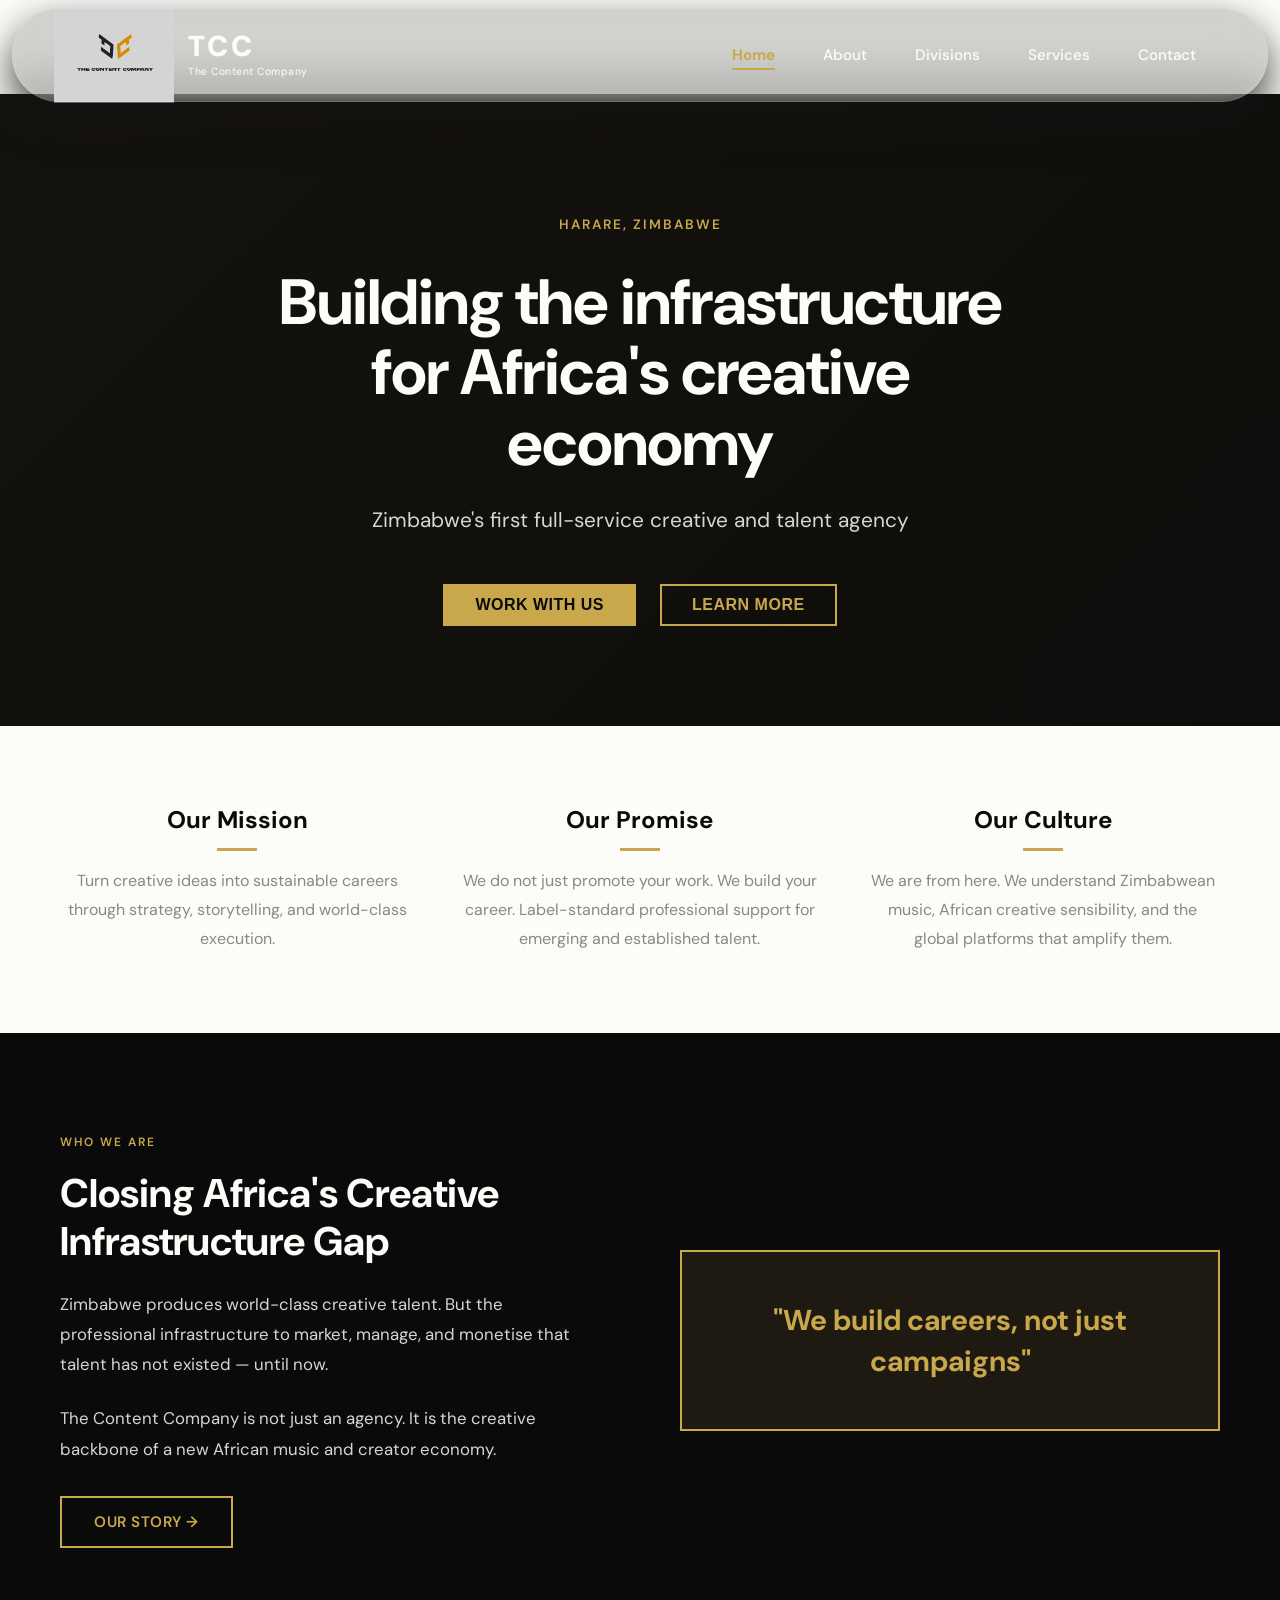
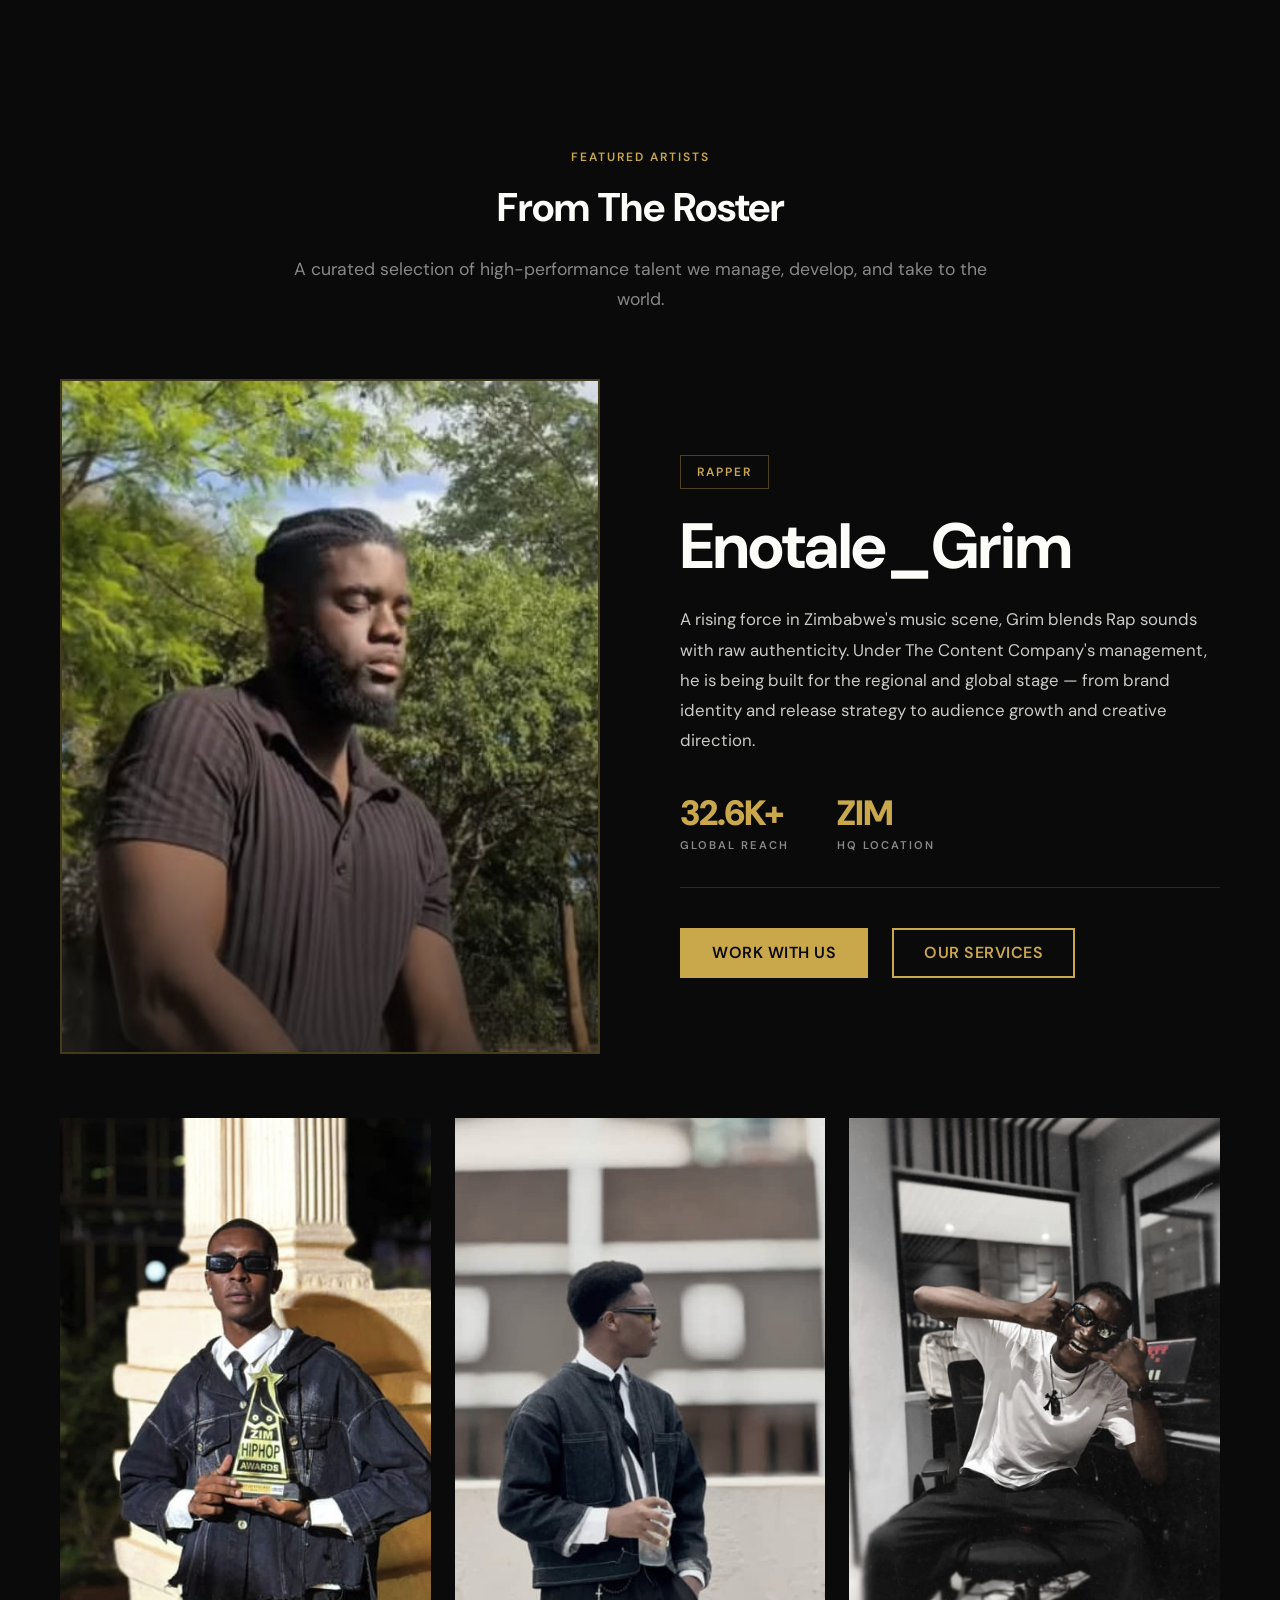
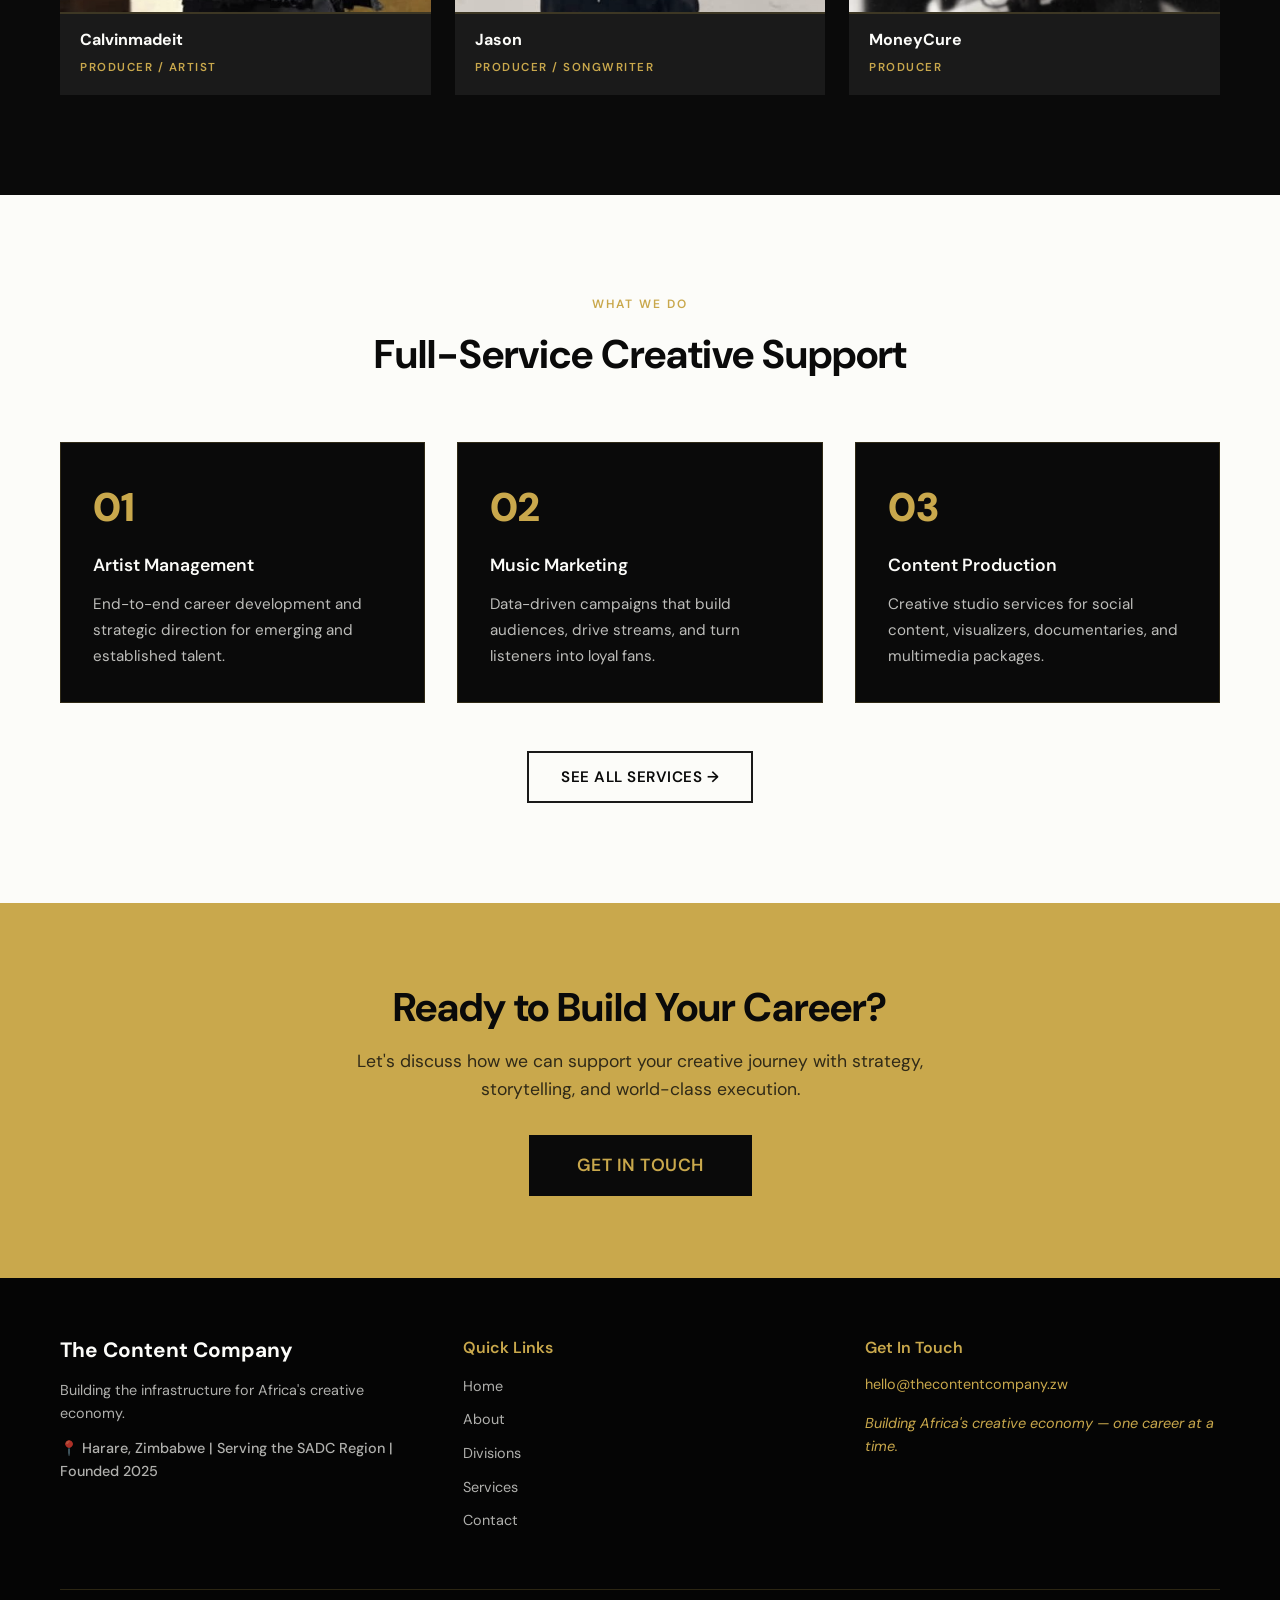
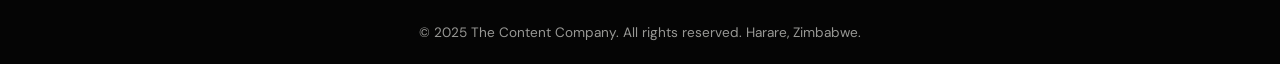
<file: index.html>
<!DOCTYPE html>
<html lang="en">
<head>
    <meta charset="UTF-8">
    <meta name="viewport" content="width=device-width, initial-scale=1.0">
    <meta name="description" content="Building the infrastructure for Africa's creative economy. Artist management, music marketing, creative direction, and music curation for the SADC region.">
    <title>The Content Company | Zimbabwe's Creative Agency</title>
    <link rel="stylesheet" href="styles.css">
    <link rel="preconnect" href="https://fonts.googleapis.com">
    <link rel="preconnect" href="https://fonts.gstatic.com" crossorigin>
    <link rel="stylesheet" href="https://cdnjs.cloudflare.com/ajax/libs/font-awesome/6.5.0/css/all.min.css">
    <link href="https://fonts.googleapis.com/css2?family=DM+Sans:wght@400;500;700&family=Playfair+Display:wght@700;900&display=swap" rel="stylesheet">
</head>
<body>
    <!-- Navigation -->
    <nav class="navbar">
        <div class="container">
            <div class="nav-wrapper">
                <div class="logo">
                    <div class="logo-icon">
                        <img src="LOGOS/Screenshot 2026-04-03 092621.png" alt="TCC Logo" class="nav-logo-svg">
                    </div>
                    <div>
                        <h1>TCC</h1>
                        <p class="tagline-mini">The Content Company</p>
                    </div>
                </div>
                <ul class="nav-links">
                    <li><a href="index.html" class="active">Home</a></li>
                    <li><a href="about.html">About</a></li>
                    <li><a href="divisions.html">Divisions</a></li>
                    <li><a href="services.html">Services</a></li>
                    <li><a href="contact.html">Contact</a></li>
                </ul>
                <div class="hamburger">
                    <span></span>
                    <span></span>
                    <span></span>
                </div>
            </div>
        </div>
    </nav>

    <!-- Hero Section -->
    <section id="home" class="hero">
        <div class="hero-overlay"></div>
        <div class="hero-content">
            <div class="hero-eyebrow">HARARE, ZIMBABWE</div>
            <h1>Building the infrastructure<br>for Africa's creative economy</h1>
            <p class="hero-subtitle">Zimbabwe's first full-service creative and talent agency</p>
            <div class="hero-ctas">
                <button class="btn-primary" onclick="window.location.href='contact.html'">Work With Us</button>
                <button class="btn-secondary" onclick="window.location.href='about.html'">Learn More</button>
            </div>
        </div>
    </section>

    <!-- Mission Section -->
    <section class="mission">
        <div class="container">
            <div class="mission-grid">
                <div class="mission-item">
                    <h3>Our Mission</h3>
                    <p>Turn creative ideas into sustainable careers through strategy, storytelling, and world-class execution.</p>
                </div>
                <div class="mission-item">
                    <h3>Our Promise</h3>
                    <p>We do not just promote your work. We build your career. Label-standard professional support for emerging and established talent.</p>
                </div>
                <div class="mission-item">
                    <h3>Our Culture</h3>
                    <p>We are from here. We understand Zimbabwean music, African creative sensibility, and the global platforms that amplify them.</p>
                </div>
            </div>
        </div>
    </section>

    <!-- About Teaser -->
    <section class="about-teaser">
        <div class="container">
            <div class="about-teaser-content">
                <div class="about-teaser-text">
                    <div class="section-label">WHO WE ARE</div>
                    <h2>Closing Africa's Creative Infrastructure Gap</h2>
                    <p>Zimbabwe produces world-class creative talent. But the professional infrastructure to market, manage, and monetise that talent has not existed — until now.</p>
                    <p>The Content Company is not just an agency. It is the creative backbone of a new African music and creator economy.</p>
                    <a href="about.html" class="btn-outline-gold">Our Story →</a>
                </div>
                <div class="about-visual">
                    <div class="accent-box accent-gold">
                        <p class="accent-text">"We build careers, not just campaigns"</p>
                    </div>
                </div>
            </div>
        </div>
    </section>

    <!-- Artist Spotlight — Roster -->
    <section class="artist-spotlight">
        <div class="container">
            <div class="section-header spotlight-header">
                <div class="section-label">FEATURED ARTISTS</div>
                <h2>From The Roster</h2>
                <p>A curated selection of high-performance talent we manage, develop, and take to the world.</p>
            </div>

            <!-- Featured Artist — Saiiren (large) -->
            <div class="spotlight-card">
                <div class="spotlight-image-wrap">
                    <img src="grim pic.jpeg" alt="Grim" class="spotlight-img">
                    <div class="spotlight-img-overlay"></div>
                </div>
                <div class="spotlight-info">
                    <div class="spotlight-tag">Rapper</div>
                    <h2 class="spotlight-name">Enotale_Grim</h2>
                    <p class="spotlight-bio">A rising force in Zimbabwe's music scene, Grim blends Rap sounds with raw authenticity. Under The Content Company's management, he is being built for the regional and global stage — from brand identity and release strategy to audience growth and creative direction.</p>
                    <div class="spotlight-stats">
                        <div class="stat">
                            <span class="stat-num">32.6K+</span>
                            <span class="stat-label">Global Reach</span>
                        </div>
                        <div class="stat">
                            <span class="stat-num">ZIM</span>
                            <span class="stat-label">HQ Location</span>
                        </div>
                    </div>
                    <div class="spotlight-ctas">
                        <a href="contact.html" class="btn-primary">Work With Us</a>
                        <a href="services.html" class="btn-secondary">Our Services</a>
                    </div>
                </div>
            </div>

            <!-- Roster Grid — 4 more artists -->
            <div class="roster-grid">
                <div class="roster-card">
                    <div class="roster-img-wrap">
                        <img src="calvin.jpeg" alt="Artist 2" class="roster-img">
                        <div class="roster-overlay">
                            <a href="contact.html" class="roster-cta-btn">Get In Touch</a>
                        </div>
                    </div>
                    <div class="roster-info">
                        <h4 class="roster-name">Calvinmadeit</h4>
                        <span class="roster-genre">Producer / Artist</span>
                    </div>
                </div>

               <div class="roster-card">
    <div class="roster-img-wrap">
        <img src="jason.jpeg" alt="Artist 3" class="roster-img">
        <div class="roster-overlay">
            <a href="contact.html" class="roster-cta-btn">Get In Touch</a>
        </div>
    </div>

    <div class="roster-info">
        <h4 class="roster-name">Jason</h4>
        <span class="roster-genre">Producer / Songwriter</span>
    </div>
</div>
                <div class="roster-card">
                    <div class="roster-img-wrap">
                        <img src="moneycure.jpeg" alt="Artist 4" class="roster-img">
                        <div class="roster-overlay">
                            <a href="contact.html" class="roster-cta-btn">Get In Touch</a>
                        </div>
                    </div>
                    <div class="roster-info">
                        <h4 class="roster-name">MoneyCure</h4>
                        <span class="roster-genre">Producer</span>
                        </div>
                    </div>
                </div>
            </div>
        </div>
    </section>

    <!-- Services Teaser -->
    <section class="services-teaser">
        <div class="container">
            <div class="section-header">
                <div class="section-label">WHAT WE DO</div>
                <h2>Full-Service Creative Support</h2>
            </div>
            <div class="services-teaser-grid">
                <div class="service-teaser-item">
                    <div class="service-number">01</div>
                    <h4>Artist Management</h4>
                    <p>End-to-end career development and strategic direction for emerging and established talent.</p>
                </div>
                <div class="service-teaser-item">
                    <div class="service-number">02</div>
                    <h4>Music Marketing</h4>
                    <p>Data-driven campaigns that build audiences, drive streams, and turn listeners into loyal fans.</p>
                </div>
                <div class="service-teaser-item">
                    <div class="service-number">03</div>
                    <h4>Content Production</h4>
                    <p>Creative studio services for social content, visualizers, documentaries, and multimedia packages.</p>
                </div>
            </div>
            <div class="section-cta-center">
                <a href="services.html" class="btn-outline-light">See All Services →</a>
            </div>
        </div>
    </section>


    <!-- CTA Section -->
    <section class="cta-section">
        <div class="container">
            <h2>Ready to Build Your Career?</h2>
            <p>Let's discuss how we can support your creative journey with strategy, storytelling, and world-class execution.</p>
            <a href="contact.html" class="btn-primary-large" style="display:inline-block;">Get In Touch</a>
        </div>
    </section>

    <!-- Footer -->
    <footer class="footer">
        <div class="container">
            <div class="footer-content">
                <div class="footer-brand">
                    <h3>The Content Company</h3>
                    <p>Building the infrastructure for Africa's creative economy.</p>
                    <p class="footer-location">📍 Harare, Zimbabwe | Serving the SADC Region | Founded 2025</p>
                </div>
                <div class="footer-links">
                    <h4>Quick Links</h4>
                    <ul>
                        <li><a href="index.html">Home</a></li>
                        <li><a href="about.html">About</a></li>
                        <li><a href="divisions.html">Divisions</a></li>
                        <li><a href="services.html">Services</a></li>
                        <li><a href="contact.html">Contact</a></li>
                    </ul>
                </div>
                <div class="footer-info">
                    <h4>Get In Touch</h4>
                    <p><a href="mailto:hello@thecontentcompany.zw">hello@thecontentcompany.zw</a></p>
                    <p class="footer-disclaimer">Building Africa's creative economy — one career at a time.</p>
                </div>
            </div>
            <div class="footer-bottom">
                <p>© 2025 The Content Company. All rights reserved. Harare, Zimbabwe.</p>
            </div>
        </div>
    </footer>

    <script src="script.js"></script>
</body>
</html>
</file>
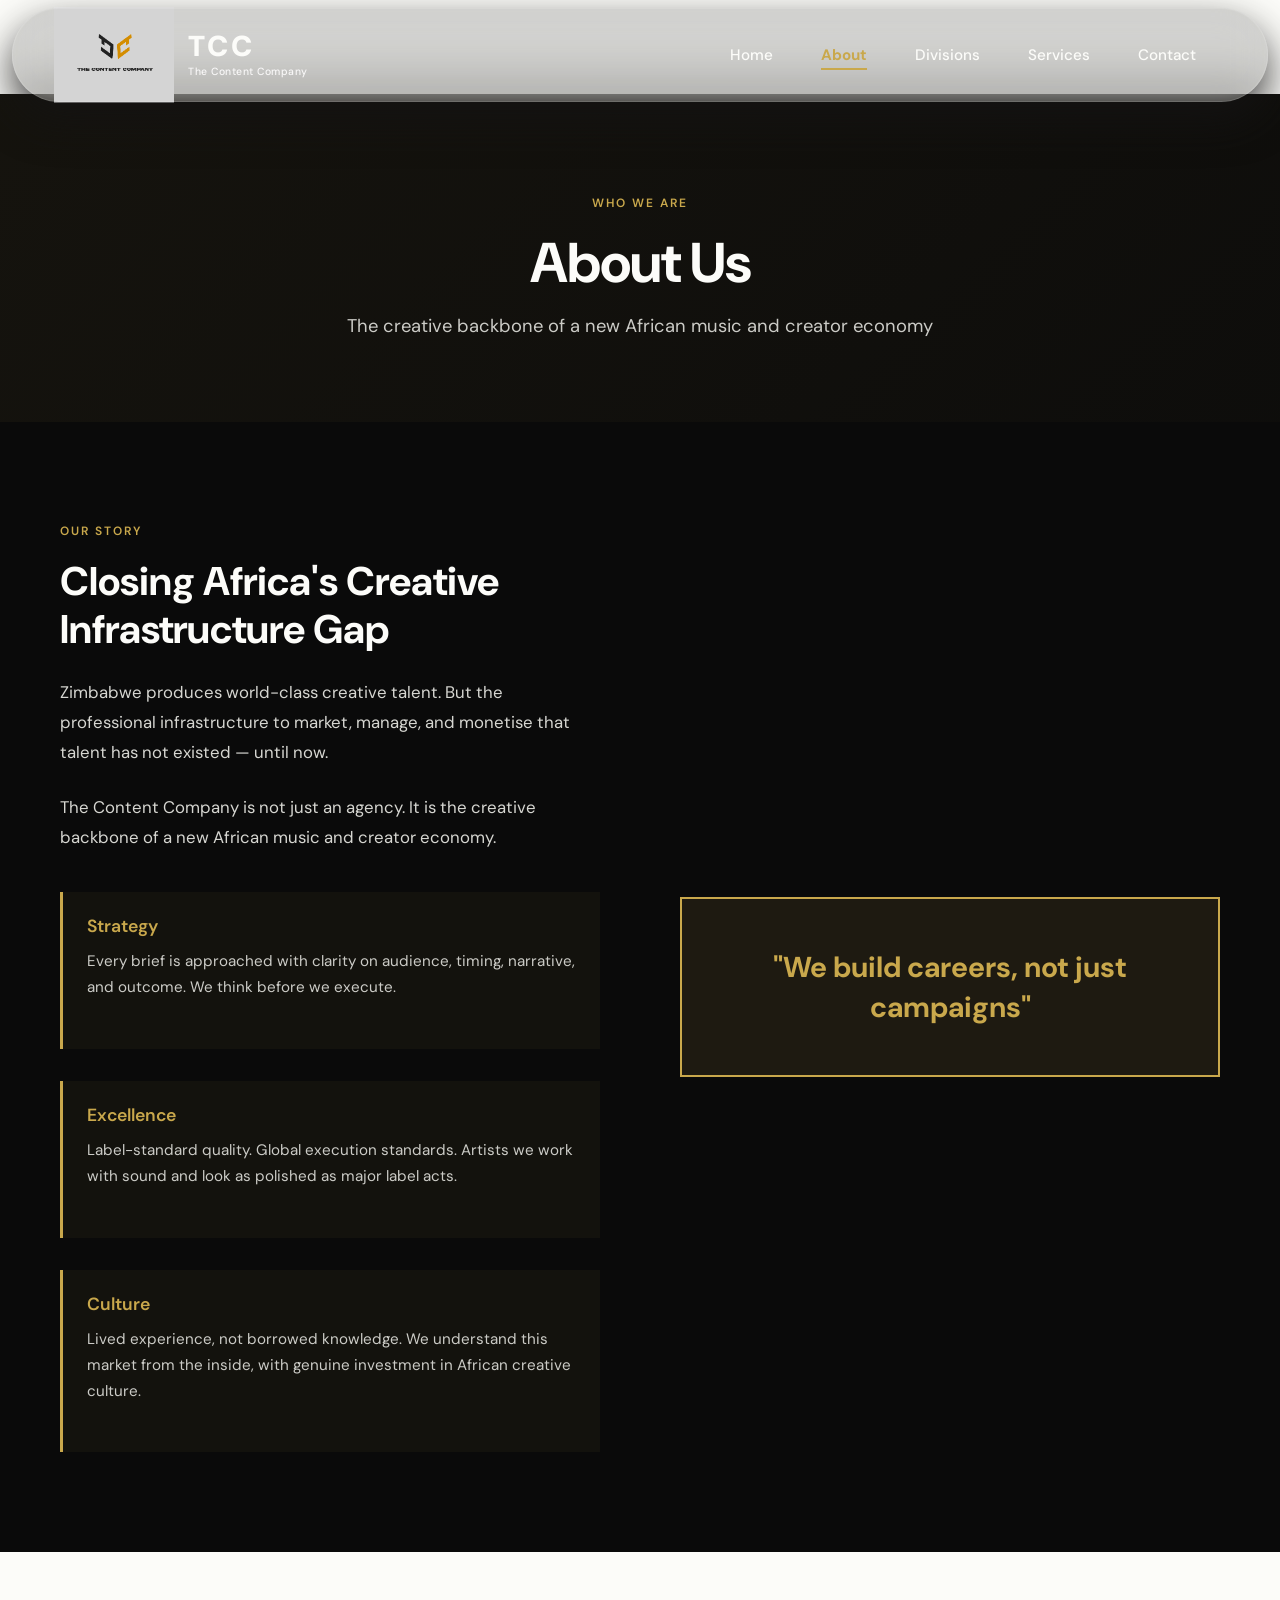
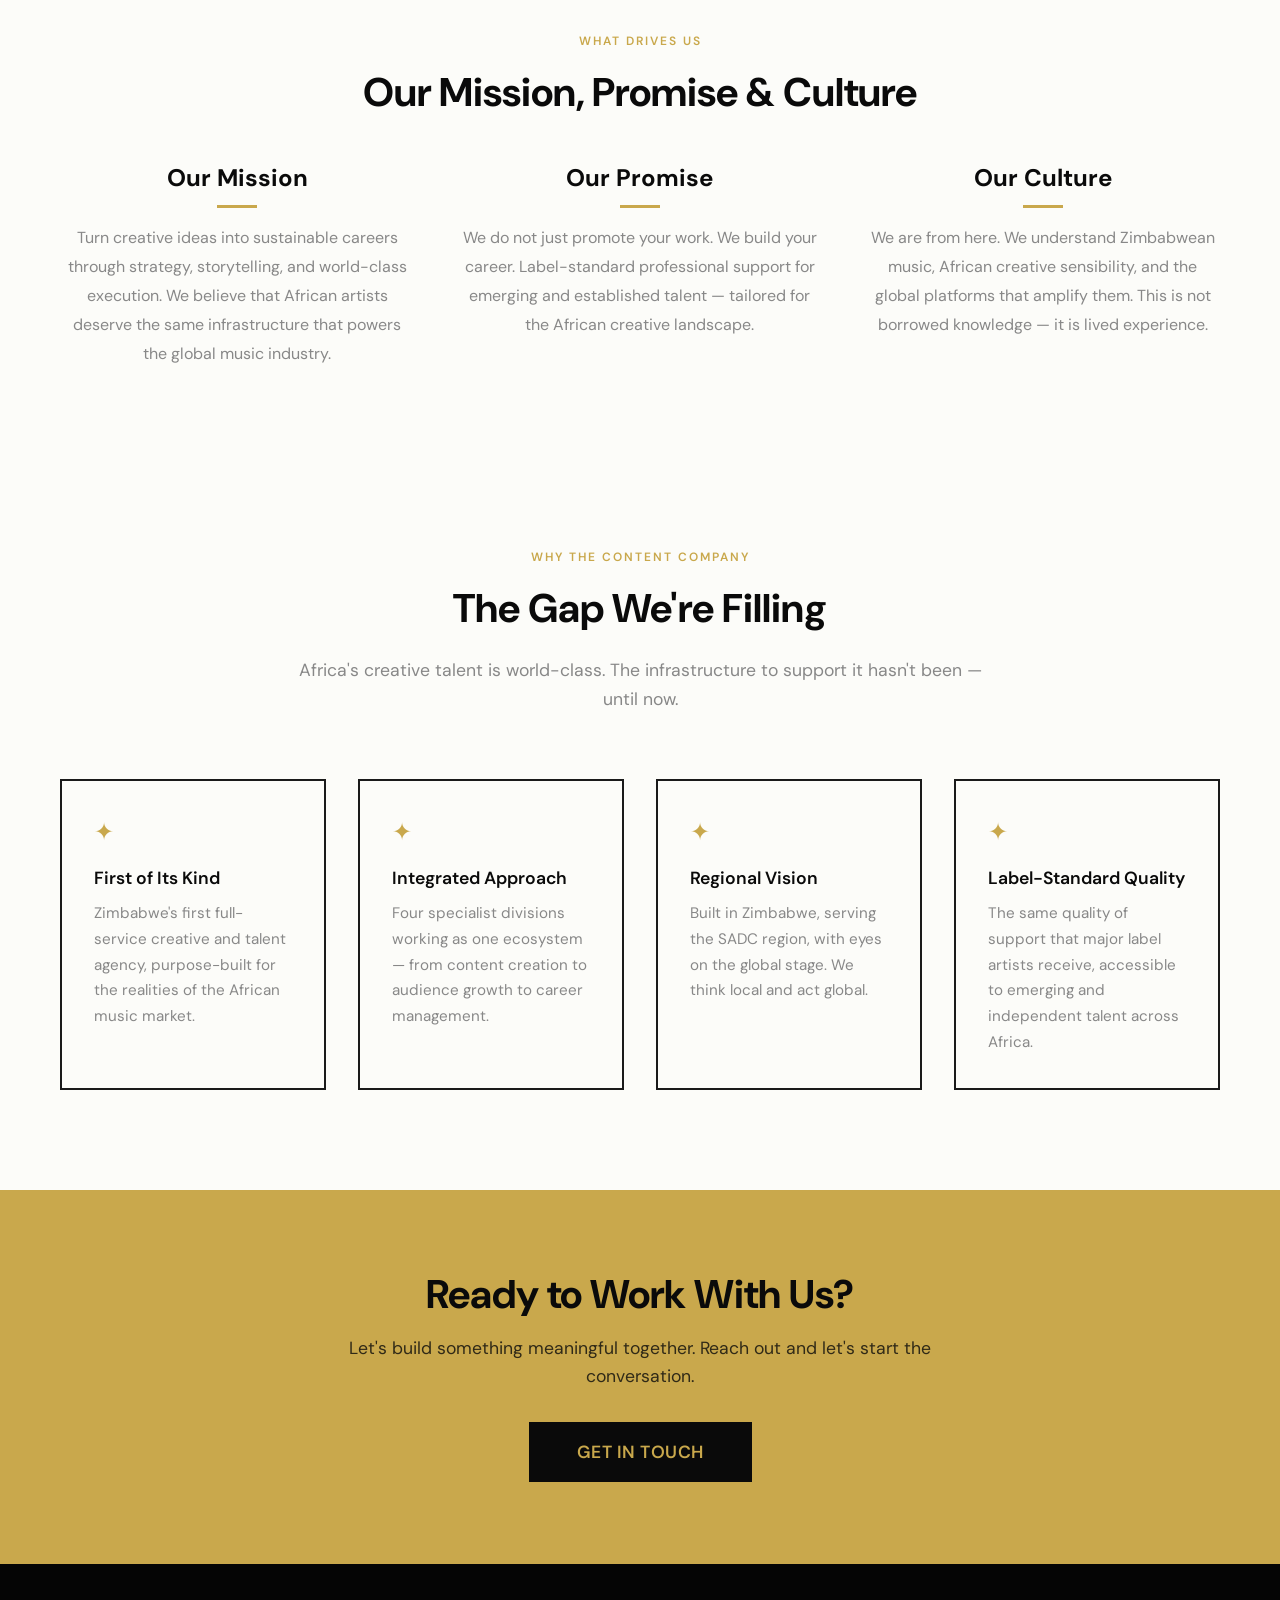
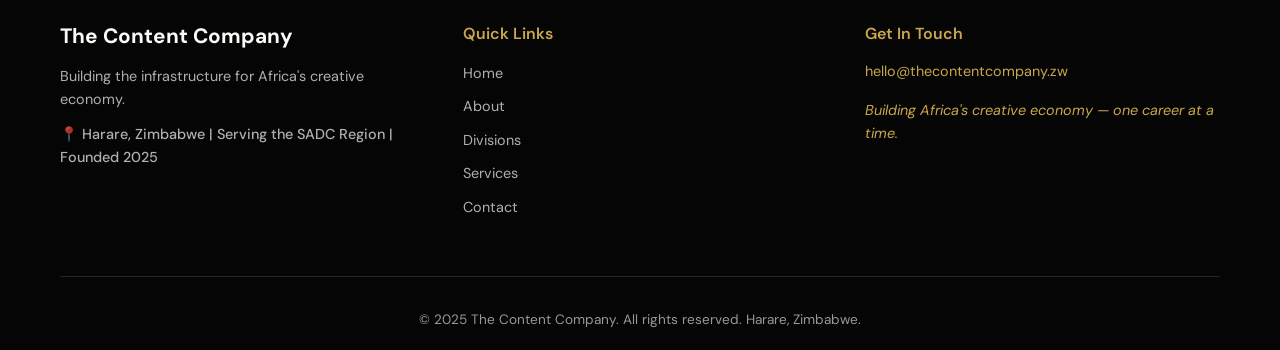
<file: about.html>
<!DOCTYPE html>
<html lang="en">
<head>
    <meta charset="UTF-8">
    <meta name="viewport" content="width=device-width, initial-scale=1.0">
    <meta name="description" content="About The Content Company — closing Africa's creative infrastructure gap from Harare, Zimbabwe.">
    <title>About | The Content Company</title>
    <link rel="stylesheet" href="styles.css">
    <link rel="preconnect" href="https://fonts.googleapis.com">
    <link rel="preconnect" href="https://fonts.gstatic.com" crossorigin>
    <link href="https://fonts.googleapis.com/css2?family=DM+Sans:wght@400;500;700&family=Playfair+Display:wght@700;900&display=swap" rel="stylesheet">
</head>
<body>
    <!-- Navigation -->
    <nav class="navbar">
        <div class="container">
            <div class="nav-wrapper">
                <div class="logo">
                    <div class="logo-icon">
                        <img src="LOGOS/Screenshot 2026-04-03 092621.png" alt="TCC Logo" class="nav-logo-svg">
                    </div>
                    <div>
                        <h1>TCC</h1>
                        <p class="tagline-mini">The Content Company</p>
                    </div>
                </div>
                <ul class="nav-links">
                    <li><a href="index.html">Home</a></li>
                    <li><a href="about.html" class="active">About</a></li>
                    <li><a href="divisions.html">Divisions</a></li>
                    <li><a href="services.html">Services</a></li>
                    <li><a href="index.html#contact">Contact</a></li>
                </ul>
                <div class="hamburger">
                    <span></span>
                    <span></span>
                    <span></span>
                </div>
            </div>
        </div>
    </nav>

    <!-- Page Hero -->
    <section class="page-hero">
        <div class="page-hero-content">
            <div class="section-label">WHO WE ARE</div>
            <h1>About Us</h1>
            <p>The creative backbone of a new African music and creator economy</p>
        </div>
    </section>

    <!-- About Full Section -->
    <section class="about">
        <div class="container">
            <div class="about-content">
                <div class="about-text">
                    <div class="section-label">OUR STORY</div>
                    <h2>Closing Africa's Creative Infrastructure Gap</h2>
                    <p>Zimbabwe produces world-class creative talent. But the professional infrastructure to market, manage, and monetise that talent has not existed — until now.</p>
                    <p>The Content Company is not just an agency. It is the creative backbone of a new African music and creator economy.</p>
                    
                    <div class="brand-pillars">
                        <div class="pillar">
                            <h4>Strategy</h4>
                            <p>Every brief is approached with clarity on audience, timing, narrative, and outcome. We think before we execute.</p>
                        </div>
                        <div class="pillar">
                            <h4>Excellence</h4>
                            <p>Label-standard quality. Global execution standards. Artists we work with sound and look as polished as major label acts.</p>
                        </div>
                        <div class="pillar">
                            <h4>Culture</h4>
                            <p>Lived experience, not borrowed knowledge. We understand this market from the inside, with genuine investment in African creative culture.</p>
                        </div>
                    </div>
                </div>
                <div class="about-visual">
                    <div class="accent-box accent-gold">
                        <p class="accent-text">"We build careers, not just campaigns"</p>
                    </div>
                </div>
            </div>
        </div>
    </section>

    <!-- Mission / Values Deep-Dive -->
    <section class="mission">
        <div class="container">
            <div class="section-header" style="text-align:center; margin-bottom: 3rem;">
                <div class="section-label">WHAT DRIVES US</div>
                <h2>Our Mission, Promise & Culture</h2>
            </div>
            <div class="mission-grid">
                <div class="mission-item">
                    <h3>Our Mission</h3>
                    <p>Turn creative ideas into sustainable careers through strategy, storytelling, and world-class execution. We believe that African artists deserve the same infrastructure that powers the global music industry.</p>
                </div>
                <div class="mission-item">
                    <h3>Our Promise</h3>
                    <p>We do not just promote your work. We build your career. Label-standard professional support for emerging and established talent — tailored for the African creative landscape.</p>
                </div>
                <div class="mission-item">
                    <h3>Our Culture</h3>
                    <p>We are from here. We understand Zimbabwean music, African creative sensibility, and the global platforms that amplify them. This is not borrowed knowledge — it is lived experience.</p>
                </div>
            </div>
        </div>
    </section>

    <!-- Why TCC -->
    <section class="why-tcc">
        <div class="container">
            <div class="section-header">
                <div class="section-label">WHY THE CONTENT COMPANY</div>
                <h2>The Gap We're Filling</h2>
                <p>Africa's creative talent is world-class. The infrastructure to support it hasn't been — until now.</p>
            </div>
            <div class="why-grid">
                <div class="why-item">
                    <div class="why-icon">✦</div>
                    <h4>First of Its Kind</h4>
                    <p>Zimbabwe's first full-service creative and talent agency, purpose-built for the realities of the African music market.</p>
                </div>
                <div class="why-item">
                    <div class="why-icon">✦</div>
                    <h4>Integrated Approach</h4>
                    <p>Four specialist divisions working as one ecosystem — from content creation to audience growth to career management.</p>
                </div>
                <div class="why-item">
                    <div class="why-icon">✦</div>
                    <h4>Regional Vision</h4>
                    <p>Built in Zimbabwe, serving the SADC region, with eyes on the global stage. We think local and act global.</p>
                </div>
                <div class="why-item">
                    <div class="why-icon">✦</div>
                    <h4>Label-Standard Quality</h4>
                    <p>The same quality of support that major label artists receive, accessible to emerging and independent talent across Africa.</p>
                </div>
            </div>
        </div>
    </section>

    <!-- CTA -->
    <section class="cta-section">
        <div class="container">
            <h2>Ready to Work With Us?</h2>
            <p>Let's build something meaningful together. Reach out and let's start the conversation.</p>
            <a href="index.html#contact" class="btn-primary-large" style="display:inline-block; text-decoration:none;">Get In Touch</a>
        </div>
    </section>

    <!-- Footer -->
    <footer class="footer">
        <div class="container">
            <div class="footer-content">
                <div class="footer-brand">
                    <h3>The Content Company</h3>
                    <p>Building the infrastructure for Africa's creative economy.</p>
                    <p class="footer-location">📍 Harare, Zimbabwe | Serving the SADC Region | Founded 2025</p>
                </div>
                <div class="footer-links">
                    <h4>Quick Links</h4>
                    <ul>
                        <li><a href="index.html">Home</a></li>
                        <li><a href="about.html">About</a></li>
                        <li><a href="divisions.html">Divisions</a></li>
                        <li><a href="services.html">Services</a></li>
                        <li><a href="index.html#contact">Contact</a></li>
                    </ul>
                </div>
                <div class="footer-info">
                    <h4>Get In Touch</h4>
                    <p><a href="mailto:hello@thecontentcompany.zw">hello@thecontentcompany.zw</a></p>
                    <p class="footer-disclaimer">Building Africa's creative economy — one career at a time.</p>
                </div>
            </div>
            <div class="footer-bottom">
                <p>© 2025 The Content Company. All rights reserved. Harare, Zimbabwe.</p>
            </div>
        </div>
    </footer>

    <script src="script.js"></script>
</body>
</html>
</file>
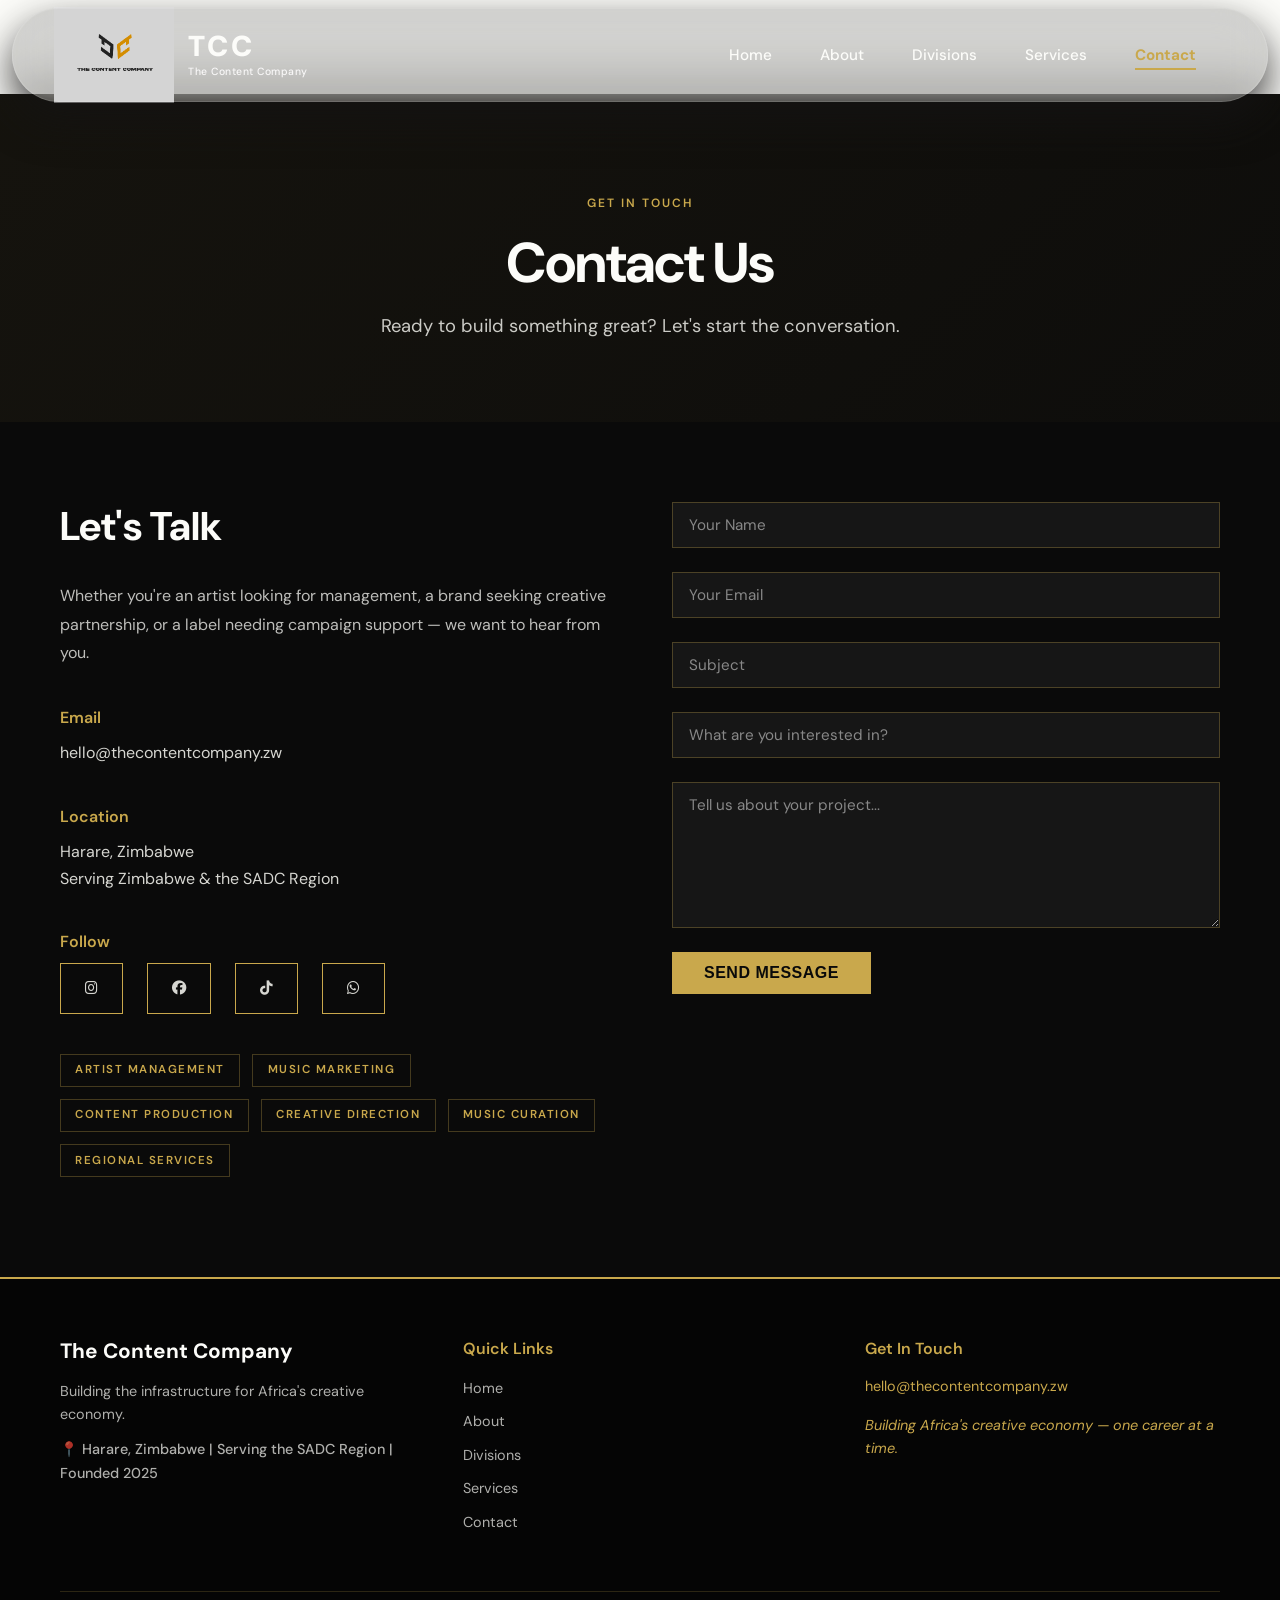
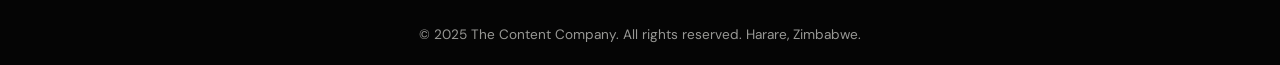
<file: contact.html>
<!DOCTYPE html>
<html lang="en">
<head>
    <meta charset="UTF-8">
    <meta name="viewport" content="width=device-width, initial-scale=1.0">
    <meta name="description" content="Contact The Content Company — reach out for artist management, music marketing, content production and more.">
    <title>Contact | The Content Company</title>
    <link rel="stylesheet" href="styles.css">
    <link rel="preconnect" href="https://fonts.googleapis.com">
    <link rel="preconnect" href="https://fonts.gstatic.com" crossorigin>
    <link rel="stylesheet" href="https://cdnjs.cloudflare.com/ajax/libs/font-awesome/6.5.0/css/all.min.css">
    <link href="https://fonts.googleapis.com/css2?family=DM+Sans:wght@400;500;700&family=Playfair+Display:wght@700;900&display=swap" rel="stylesheet">
</head>
<body>

    <!-- Navigation -->
    <nav class="navbar">
        <div class="container">
            <div class="nav-wrapper">
                <div class="logo">
                    <div class="logo-icon">
                        <img src="LOGOS/Screenshot 2026-04-03 092621.png" alt="TCC Logo" class="nav-logo-svg">
                    </div>
                    <div>
                        <h1>TCC</h1>
                        <p class="tagline-mini">The Content Company</p>
                    </div>
                </div>
                <ul class="nav-links">
                    <li><a href="index.html">Home</a></li>
                    <li><a href="about.html">About</a></li>
                    <li><a href="divisions.html">Divisions</a></li>
                    <li><a href="services.html">Services</a></li>
                    <li><a href="contact.html" class="active">Contact</a></li>
                </ul>
                <div class="hamburger">
                    <span></span>
                    <span></span>
                    <span></span>
                </div>
            </div>
        </div>
    </nav>

    <!-- Page Hero -->
    <section class="page-hero">
        <div class="page-hero-content">
            <div class="section-label">GET IN TOUCH</div>
            <h1>Contact Us</h1>
            <p>Ready to build something great? Let's start the conversation.</p>
        </div>
    </section>

    <!-- Contact Section -->
    <section id="contact" class="contact contact-page">
        <div class="container">
            <div class="contact-content">
                <div class="contact-info">
                    <h2>Let's Talk</h2>
                    <p class="contact-intro">Whether you're an artist looking for management, a brand seeking creative partnership, or a label needing campaign support — we want to hear from you.</p>

                    <div class="info-block">
                        <h4>Email</h4>
                        <p><a href="mailto:hello@thecontentcompany.zw">hello@thecontentcompany.zw</a></p>
                    </div>
                    <div class="info-block">
                        <h4>Location</h4>
                        <p>Harare, Zimbabwe<br>Serving Zimbabwe & the SADC Region</p>
                    </div>
                    <div class="info-block">
                        <h4>Follow</h4>
                        <div class="social-links">
                            <a href="https://www.instagram.com/wevhuu_?igsh=Y3U1OHF4Z3p3dnl6&utm_source=qr" target="_blank" aria-label="Instagram">
                                <i class="fab fa-instagram"></i>
                            </a>
                            <a href="https://www.facebook.com/share/1CZFP4DZ6S/?mibextid=wwXIfr" target="_blank" aria-label="Spotify">
                                <i class="fab fa-facebook"></i>
                            </a>
                             <a href="https://www.tiktok.com/@wevhuu_?_r=1&_t=ZS-95VLLBQRdQ1" target="_blank" aria-label="Spotify">
                                <i class="fab fa-tiktok"></i>
                            </a>
                            <a href="https://wa.me/714761761" target="_blank" aria-label="WhatsApp">
                                <i class="fab fa-whatsapp"></i>
                            </a>
                        </div>
                    </div>

                    <div class="contact-tags">
                        <span class="contact-tag">Artist Management</span>
                        <span class="contact-tag">Music Marketing</span>
                        <span class="contact-tag">Content Production</span>
                        <span class="contact-tag">Creative Direction</span>
                        <span class="contact-tag">Music Curation</span>
                        <span class="contact-tag">Regional Services</span>
                    </div>
                </div>

                <form class="contact-form" id="contact-form">
                    <div class="form-group">
                        <input type="text" placeholder="Your Name" required>
                    </div>
                    <div class="form-group">
                        <input type="email" placeholder="Your Email" required>
                    </div>
                    <div class="form-group">
                        <input type="text" placeholder="Subject">
                    </div>
                    <div class="form-group">
                        <select class="form-select">
                            <option value="" disabled selected>What are you interested in?</option>
                            <option value="management">Artist Management</option>
                            <option value="marketing">Music Marketing</option>
                            <option value="content">Content Production</option>
                            <option value="direction">Creative Direction</option>
                            <option value="curation">Music Curation</option>
                            <option value="other">Other</option>
                        </select>
                    </div>
                    <div class="form-group">
                        <textarea placeholder="Tell us about your project..." rows="6" required></textarea>
                    </div>
                    <button type="submit" class="btn-primary">Send Message</button>
                </form>
            </div>
        </div>
    </section>

    <!-- Footer -->
    <footer class="footer">
        <div class="container">
            <div class="footer-content">
                <div class="footer-brand">
                    <h3>The Content Company</h3>
                    <p>Building the infrastructure for Africa's creative economy.</p>
                    <p class="footer-location">📍 Harare, Zimbabwe | Serving the SADC Region | Founded 2025</p>
                </div>
                <div class="footer-links">
                    <h4>Quick Links</h4>
                    <ul>
                        <li><a href="index.html">Home</a></li>
                        <li><a href="about.html">About</a></li>
                        <li><a href="divisions.html">Divisions</a></li>
                        <li><a href="services.html">Services</a></li>
                        <li><a href="contact.html">Contact</a></li>
                    </ul>
                </div>
                <div class="footer-info">
                    <h4>Get In Touch</h4>
                    <p><a href="mailto:hello@thecontentcompany.zw">hello@thecontentcompany.zw</a></p>
                    <p class="footer-disclaimer">Building Africa's creative economy — one career at a time.</p>
                </div>
            </div>
            <div class="footer-bottom">
                <p>© 2025 The Content Company. All rights reserved. Harare, Zimbabwe.</p>
            </div>
        </div>
    </footer>

    <script src="script.js"></script>
</body>
</html>
</file>
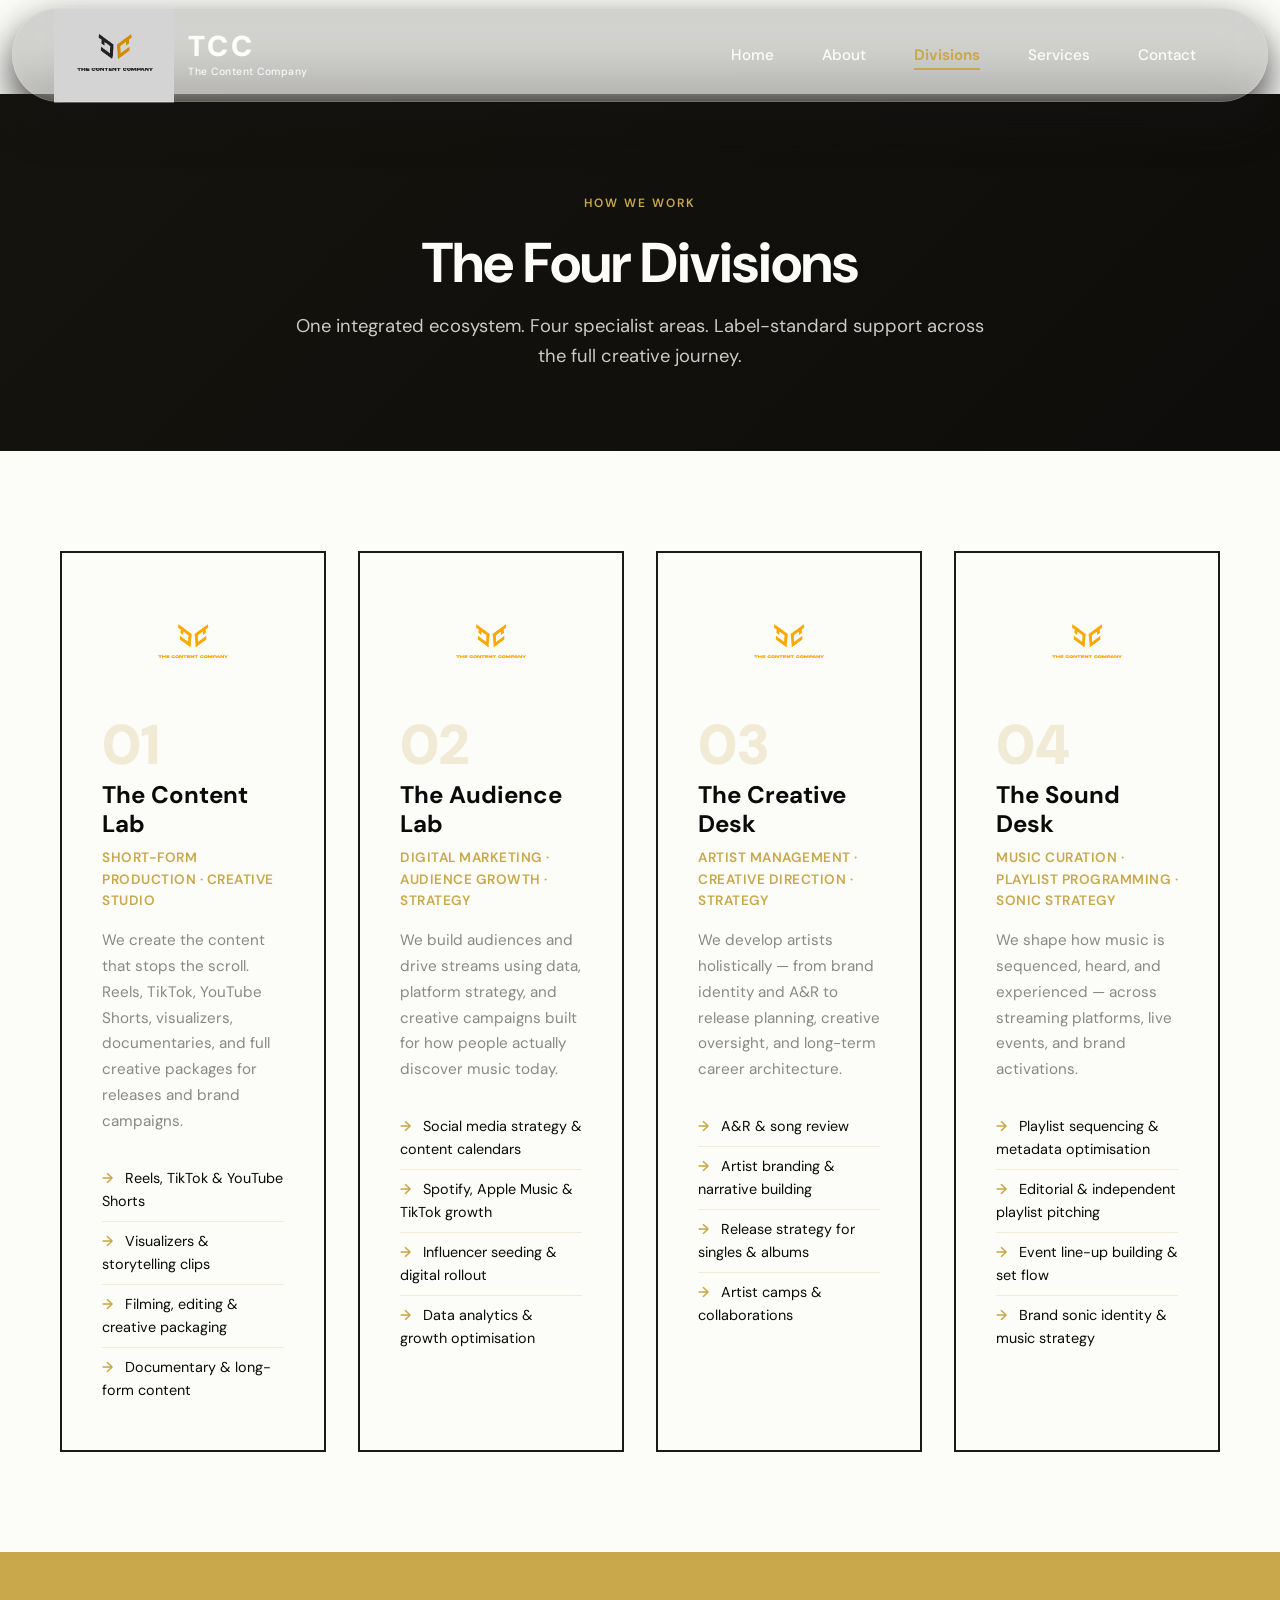
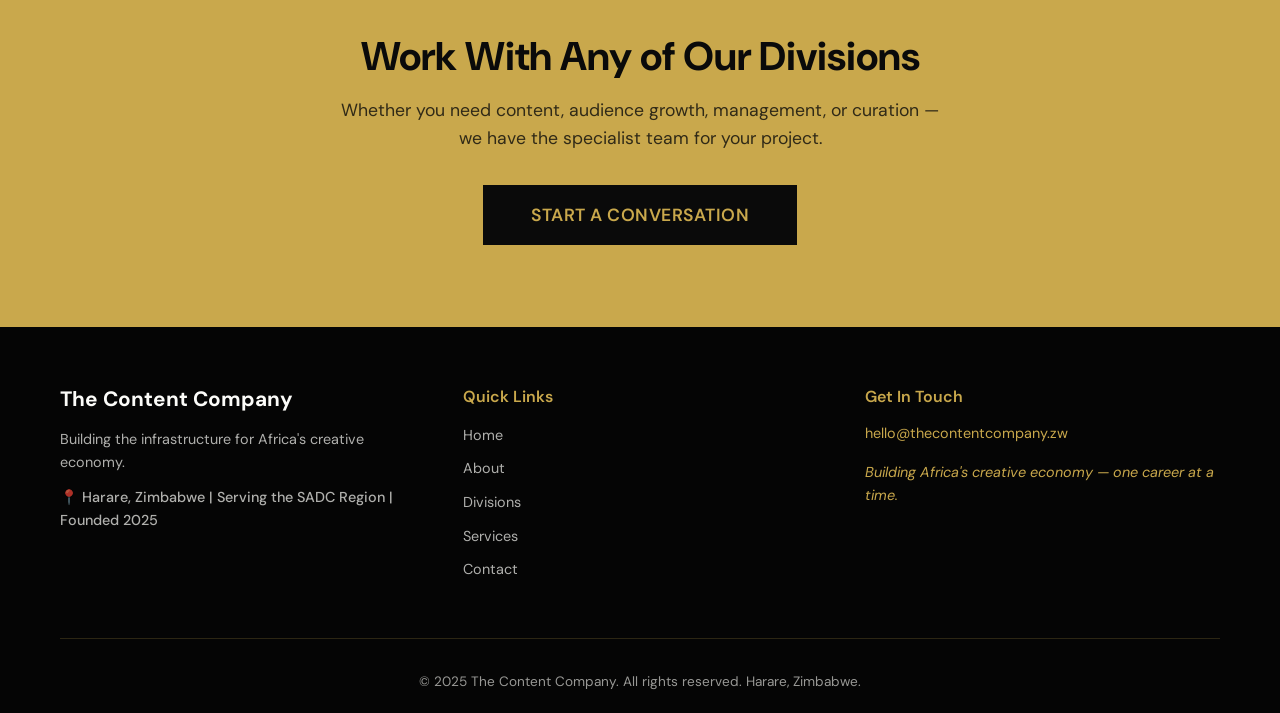
<file: divisions.html>
<!DOCTYPE html>
<html lang="en">
<head>
    <meta charset="UTF-8">
    <meta name="viewport" content="width=device-width, initial-scale=1.0">
    <meta name="description" content="The Four Divisions of The Content Company — The Content Lab, The Audience Lab, The Creative Desk, The Sound Desk.">
    <title>Divisions | The Content Company</title>
    <link rel="stylesheet" href="styles.css">
    <link rel="preconnect" href="https://fonts.googleapis.com">
    <link rel="preconnect" href="https://fonts.gstatic.com" crossorigin>
    <link href="https://fonts.googleapis.com/css2?family=DM+Sans:wght@400;500;700&family=Playfair+Display:wght@700;900&display=swap" rel="stylesheet">
</head>
<body>
    <!-- Navigation -->
    <nav class="navbar">
        <div class="container">
            <div class="nav-wrapper">
                <div class="logo">
                    <div class="logo-icon">
                        <img src="LOGOS/Screenshot 2026-04-03 092621.png" alt="TCC Logo" class="nav-logo-svg">
                    </div>
                    <div>
                        <h1>TCC</h1>
                        <p class="tagline-mini">The Content Company</p>
                    </div>
                </div>
                <ul class="nav-links">
                    <li><a href="index.html">Home</a></li>
                    <li><a href="about.html">About</a></li>
                    <li><a href="divisions.html" class="active">Divisions</a></li>
                    <li><a href="services.html">Services</a></li>
                    <li><a href="index.html#contact">Contact</a></li>
                </ul>
                <div class="hamburger">
                    <span></span>
                    <span></span>
                    <span></span>
                </div>
            </div>
        </div>
    </nav>

    <!-- Page Hero -->
    <section class="page-hero">
        <div class="page-hero-content">
            <div class="section-label">HOW WE WORK</div>
            <h1>The Four Divisions</h1>
            <p>One integrated ecosystem. Four specialist areas. Label-standard support across the full creative journey.</p>
        </div>
    </section>

    <!-- Divisions Full -->
    <section id="divisions" class="divisions">
        <div class="container">
            <div class="divisions-grid">
                <!-- Division 1 -->
                <div class="division-card">
                    <div class="division-logo">
                        <img src="LOGOS/Screenshot 2026-04-03 092645.png" alt="Division 1" class="division-logo-svg">
                    </div>
                    <div class="division-number">01</div>
                    <h3>The Content Lab</h3>
                    <p class="division-subtitle">Short-Form Production · Creative Studio</p>
                    <p class="division-description">We create the content that stops the scroll. Reels, TikTok, YouTube Shorts, visualizers, documentaries, and full creative packages for releases and brand campaigns.</p>
                    <ul class="division-services">
                        <li>Reels, TikTok & YouTube Shorts</li>
                        <li>Visualizers & storytelling clips</li>
                        <li>Filming, editing & creative packaging</li>
                        <li>Documentary & long-form content</li>
                    </ul>
                </div>

                <!-- Division 2 -->
                <div class="division-card">
                    <div class="division-logo">
                        <img src="LOGOS/Screenshot 2026-04-03 092645.png" alt="Division 2" class="division-logo-svg">
                    </div>
                    <div class="division-number">02</div>
                    <h3>The Audience Lab</h3>
                    <p class="division-subtitle">Digital Marketing · Audience Growth · Strategy</p>
                    <p class="division-description">We build audiences and drive streams using data, platform strategy, and creative campaigns built for how people actually discover music today.</p>
                    <ul class="division-services">
                        <li>Social media strategy & content calendars</li>
                        <li>Spotify, Apple Music & TikTok growth</li>
                        <li>Influencer seeding & digital rollout</li>
                        <li>Data analytics & growth optimisation</li>
                    </ul>
                </div>

                <!-- Division 3 -->
                <div class="division-card">
                    <div class="division-logo">
                        <img src="LOGOS/Screenshot 2026-04-03 092645.png" class="division-logo-svg">
                    </div>
                    <div class="division-number">03</div>
                    <h3>The Creative Desk</h3>
                    <p class="division-subtitle">Artist Management · Creative Direction · Strategy</p>
                    <p class="division-description">We develop artists holistically — from brand identity and A&R to release planning, creative oversight, and long-term career architecture.</p>
                    <ul class="division-services">
                        <li>A&R & song review</li>
                        <li>Artist branding & narrative building</li>
                        <li>Release strategy for singles & albums</li>
                        <li>Artist camps & collaborations</li>
                    </ul>
                </div>

                <!-- Division 4 -->
                <div class="division-card">
                    <div class="division-logo">
                        <img src="LOGOS/Screenshot 2026-04-03 092645.png" alt="Division 4" class="division-logo-svg">
                    </div>
                    <div class="division-number">04</div>
                    <h3>The Sound Desk</h3>
                    <p class="division-subtitle">Music Curation · Playlist Programming · Sonic Strategy</p>
                    <p class="division-description">We shape how music is sequenced, heard, and experienced — across streaming platforms, live events, and brand activations.</p>
                    <ul class="division-services">
                        <li>Playlist sequencing & metadata optimisation</li>
                        <li>Editorial & independent playlist pitching</li>
                        <li>Event line-up building & set flow</li>
                        <li>Brand sonic identity & music strategy</li>
                    </ul>
                </div>
            </div>
        </div>
    </section>

    <!-- CTA -->
    <section class="cta-section">
        <div class="container">
            <h2>Work With Any of Our Divisions</h2>
            <p>Whether you need content, audience growth, management, or curation — we have the specialist team for your project.</p>
            <a href="index.html#contact" class="btn-primary-large" style="display:inline-block; text-decoration:none;">Start a Conversation</a>
        </div>
    </section>

    <!-- Footer -->
    <footer class="footer">
        <div class="container">
            <div class="footer-content">
                <div class="footer-brand">
                    <h3>The Content Company</h3>
                    <p>Building the infrastructure for Africa's creative economy.</p>
                    <p class="footer-location">📍 Harare, Zimbabwe | Serving the SADC Region | Founded 2025</p>
                </div>
                <div class="footer-links">
                    <h4>Quick Links</h4>
                    <ul>
                        <li><a href="index.html">Home</a></li>
                        <li><a href="about.html">About</a></li>
                        <li><a href="divisions.html">Divisions</a></li>
                        <li><a href="services.html">Services</a></li>
                        <li><a href="index.html#contact">Contact</a></li>
                    </ul>
                </div>
                <div class="footer-info">
                    <h4>Get In Touch</h4>
                    <p><a href="mailto:hello@thecontentcompany.zw">hello@thecontentcompany.zw</a></p>
                    <p class="footer-disclaimer">Building Africa's creative economy — one career at a time.</p>
                </div>
            </div>
            <div class="footer-bottom">
                <p>© 2025 The Content Company. All rights reserved. Harare, Zimbabwe.</p>
            </div>
        </div>
    </footer>

    <script src="script.js"></script>
</body>
</html>
</file>
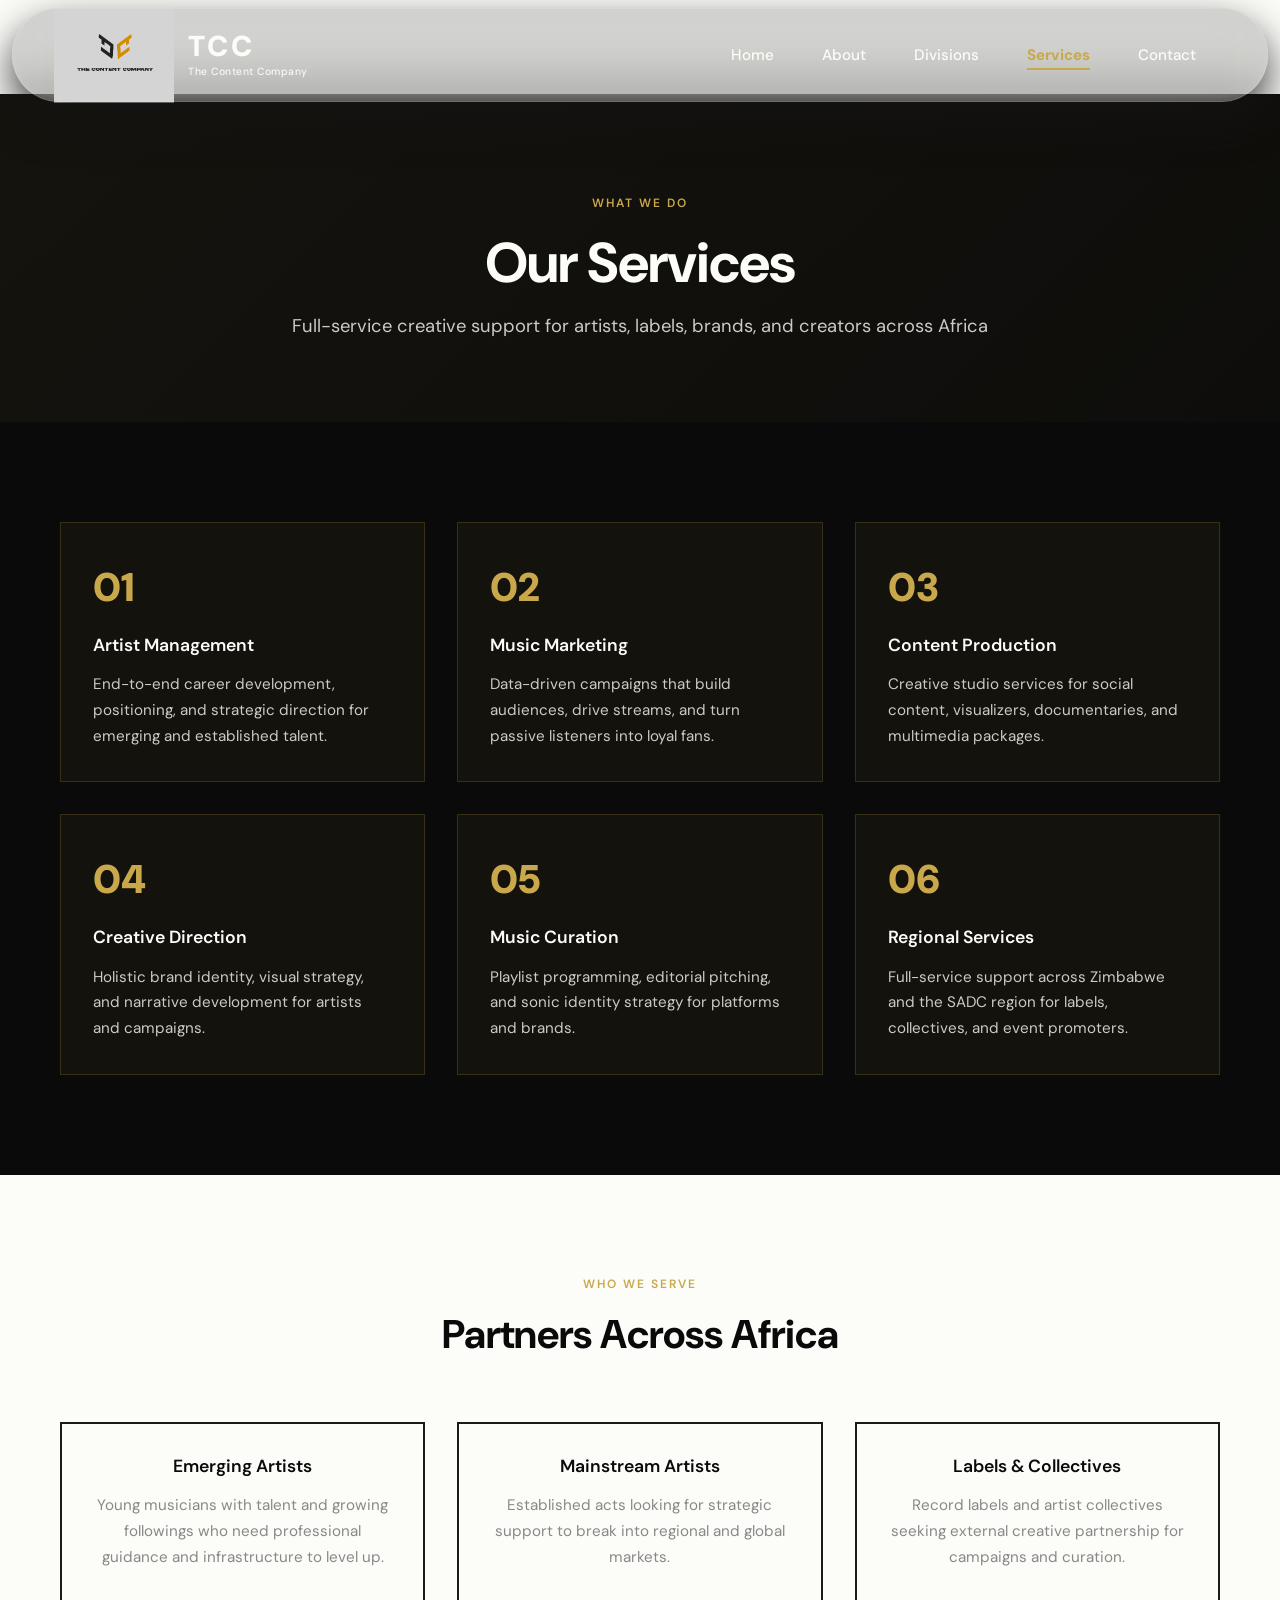
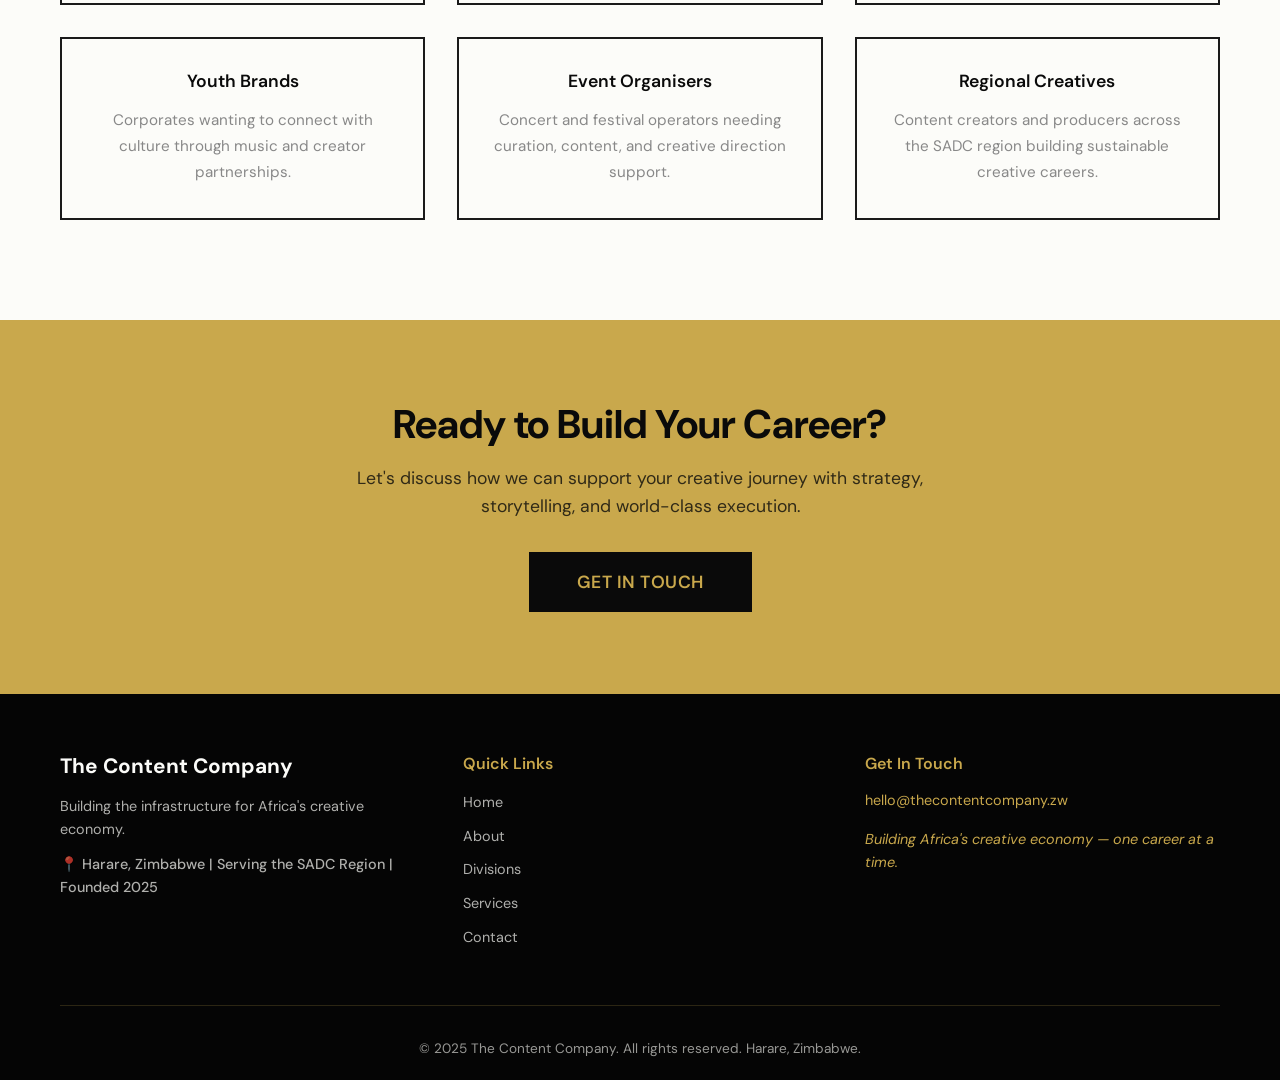
<file: services.html>
<!DOCTYPE html>
<html lang="en">
<head>
    <meta charset="UTF-8">
    <meta name="viewport" content="width=device-width, initial-scale=1.0">
    <meta name="description" content="Services offered by The Content Company — artist management, music marketing, content production, creative direction, music curation, and regional services.">
    <title>Services | The Content Company</title>
    <link rel="stylesheet" href="styles.css">
    <link rel="preconnect" href="https://fonts.googleapis.com">
    <link rel="preconnect" href="https://fonts.gstatic.com" crossorigin>
    <link href="https://fonts.googleapis.com/css2?family=DM+Sans:wght@400;500;700&family=Playfair+Display:wght@700;900&display=swap" rel="stylesheet">
</head>
<body>
    <!-- Navigation -->
    <nav class="navbar">
        <div class="container">
            <div class="nav-wrapper">
                <div class="logo">
                    <div class="logo-icon">
                        <img src="LOGOS/Screenshot 2026-04-03 092621.png" alt="TCC Logo" class="nav-logo-svg">
                    </div>
                    <div>
                        <h1>TCC</h1>
                        <p class="tagline-mini">The Content Company</p>
                    </div>
                </div>
                <ul class="nav-links">
                    <li><a href="index.html">Home</a></li>
                    <li><a href="about.html">About</a></li>
                    <li><a href="divisions.html">Divisions</a></li>
                    <li><a href="services.html" class="active">Services</a></li>
                    <li><a href="index.html#contact">Contact</a></li>
                </ul>
                <div class="hamburger">
                    <span></span>
                    <span></span>
                    <span></span>
                </div>
            </div>
        </div>
    </nav>

    <!-- Page Hero -->
    <section class="page-hero">
        <div class="page-hero-content">
            <div class="section-label">WHAT WE DO</div>
            <h1>Our Services</h1>
            <p>Full-service creative support for artists, labels, brands, and creators across Africa</p>
        </div>
    </section>

    <!-- Services Full Section -->
    <section id="services" class="services">
        <div class="container">
            <div class="services-grid">
                <div class="service-item">
                    <div class="service-number">01</div>
                    <h4>Artist Management</h4>
                    <p>End-to-end career development, positioning, and strategic direction for emerging and established talent.</p>
                </div>
                <div class="service-item">
                    <div class="service-number">02</div>
                    <h4>Music Marketing</h4>
                    <p>Data-driven campaigns that build audiences, drive streams, and turn passive listeners into loyal fans.</p>
                </div>
                <div class="service-item">
                    <div class="service-number">03</div>
                    <h4>Content Production</h4>
                    <p>Creative studio services for social content, visualizers, documentaries, and multimedia packages.</p>
                </div>
                <div class="service-item">
                    <div class="service-number">04</div>
                    <h4>Creative Direction</h4>
                    <p>Holistic brand identity, visual strategy, and narrative development for artists and campaigns.</p>
                </div>
                <div class="service-item">
                    <div class="service-number">05</div>
                    <h4>Music Curation</h4>
                    <p>Playlist programming, editorial pitching, and sonic identity strategy for platforms and brands.</p>
                </div>
                <div class="service-item">
                    <div class="service-number">06</div>
                    <h4>Regional Services</h4>
                    <p>Full-service support across Zimbabwe and the SADC region for labels, collectives, and event promoters.</p>
                </div>
            </div>
        </div>
    </section>

    <!-- Who We Serve -->
    <section class="serve">
        <div class="container">
            <div class="section-header">
                <div class="section-label">WHO WE SERVE</div>
                <h2>Partners Across Africa</h2>
            </div>
            <div class="audience-grid">
                <div class="audience-card">
                    <h4>Emerging Artists</h4>
                    <p>Young musicians with talent and growing followings who need professional guidance and infrastructure to level up.</p>
                </div>
                <div class="audience-card">
                    <h4>Mainstream Artists</h4>
                    <p>Established acts looking for strategic support to break into regional and global markets.</p>
                </div>
                <div class="audience-card">
                    <h4>Labels & Collectives</h4>
                    <p>Record labels and artist collectives seeking external creative partnership for campaigns and curation.</p>
                </div>
                <div class="audience-card">
                    <h4>Youth Brands</h4>
                    <p>Corporates wanting to connect with culture through music and creator partnerships.</p>
                </div>
                <div class="audience-card">
                    <h4>Event Organisers</h4>
                    <p>Concert and festival operators needing curation, content, and creative direction support.</p>
                </div>
                <div class="audience-card">
                    <h4>Regional Creatives</h4>
                    <p>Content creators and producers across the SADC region building sustainable creative careers.</p>
                </div>
            </div>
        </div>
    </section>

    <!-- CTA -->
    <section class="cta-section">
        <div class="container">
            <h2>Ready to Build Your Career?</h2>
            <p>Let's discuss how we can support your creative journey with strategy, storytelling, and world-class execution.</p>
            <a href="index.html#contact" class="btn-primary-large" style="display:inline-block; text-decoration:none;">Get In Touch</a>
        </div>
    </section>

    <!-- Footer -->
    <footer class="footer">
        <div class="container">
            <div class="footer-content">
                <div class="footer-brand">
                    <h3>The Content Company</h3>
                    <p>Building the infrastructure for Africa's creative economy.</p>
                    <p class="footer-location">📍 Harare, Zimbabwe | Serving the SADC Region | Founded 2025</p>
                </div>
                <div class="footer-links">
                    <h4>Quick Links</h4>
                    <ul>
                        <li><a href="index.html">Home</a></li>
                        <li><a href="about.html">About</a></li>
                        <li><a href="divisions.html">Divisions</a></li>
                        <li><a href="services.html">Services</a></li>
                        <li><a href="index.html#contact">Contact</a></li>
                    </ul>
                </div>
                <div class="footer-info">
                    <h4>Get In Touch</h4>
                    <p><a href="mailto:hello@thecontentcompany.zw">hello@thecontentcompany.zw</a></p>
                    <p class="footer-disclaimer">Building Africa's creative economy — one career at a time.</p>
                </div>
            </div>
            <div class="footer-bottom">
                <p>© 2025 The Content Company. All rights reserved. Harare, Zimbabwe.</p>
            </div>
        </div>
    </footer>

    <script src="script.js"></script>
</body>
</html>
</file>
<file: styles.css>
/* ==========================================
   GLOBAL STYLES - THE CONTENT COMPANY
   ========================================== */

* {
    margin: 0;
    padding: 0;
    box-sizing: border-box;
}

:root {
    --brand-gold: #C9A84C;
    --brand-black: #0A0A0A;
    --warm-white: #fcfcf9;
    --charcoal: #1A1A1A;
    --gold-light: #E8C97A;
    --gold-pale: #f1f1eb;
    --mid-grey: #888888;
    --text-dark: #0A0A0A;
    --text-light: #888888;
    --shadow: 0 2px 8px rgba(0, 0, 0, 0.1);
    --shadow-lg: 0 12px 32px rgba(0, 0, 0, 0.15);
    --transition: all 0.3s cubic-bezier(0.4, 0, 0.2, 1);
}

html {
    scroll-behavior: smooth;
}

body {
    font-family: 'DM Sans', sans-serif;
    background: var(--warm-white);
    color: var(--text-dark);
    line-height: 1.6;
    overflow-x: hidden;
}

.container {
    max-width: 1200px;
    margin: 0 auto;
    padding: 0 20px;
}

a {
    text-decoration: none;
    color: inherit;
}

/* ==========================================
   TYPOGRAPHY & UTILITIES
   ========================================== */

h1, h2, h3, h4, h5, h6 {
    font-weight: 700;
    line-height: 1.2;
}

h1 {
    font-size: 3.5rem;
    letter-spacing: -1px;
}

h2 {
    font-size: 2.5rem;
    margin-bottom: 1rem;
}

h3 {
    font-size: 1.5rem;
    margin-bottom: 0.75rem;
}

h4 {
    font-size: 1.1rem;
    font-weight: 600;
}

.section-label {
    font-size: 0.75rem;
    font-weight: 600;
    letter-spacing: 2px;
    text-transform: uppercase;
    color: var(--brand-gold);
    margin-bottom: 1rem;
    display: block;
}

.section-header {
    text-align: center;
    margin-bottom: 4rem;
    max-width: 700px;
    margin-left: auto;
    margin-right: auto;
}

.section-header h2 {
    color: var(--brand-black);
    margin-bottom: 1.5rem;
}

.section-header p {
    font-size: 1.1rem;
    color: var(--text-light);
    line-height: 1.7;
}

/* ==========================================
   BUTTONS
   ========================================== */

.btn-primary, 
.btn-secondary,
.btn-primary-large {
    font-size: 1rem;
    font-weight: 600;
    border: none;
    border-radius: 0;
    cursor: pointer;
    transition: var(--transition);
    letter-spacing: 0.5px;
    text-transform: uppercase;
}

.btn-primary,
.btn-primary-large {
    background: var(--brand-gold);
    color: var(--brand-black);
    padding: 12px 32px;
}

.btn-primary:hover,
.btn-primary-large:hover {
    background: var(--gold-light);
    transform: translateY(-2px);
    box-shadow: var(--shadow-lg);
}

.btn-secondary {
    background: transparent;
    color: var(--brand-gold);
    border: 2px solid var(--brand-gold);
    padding: 10px 30px;
}

.btn-secondary:hover {
    background: var(--brand-gold);
    color: var(--brand-black);
}

.btn-primary-large {
    padding: 16px 48px;
    font-size: 1.1rem;
    margin-top: 2rem;
}

/* ==========================================
   NAVBAR
   ========================================== */

.navbar {
    background: rgba(18, 18, 18, 0.18);
    backdrop-filter: blur(24px);
    box-shadow: 0 18px 40px rgba(20, 19, 19, 0.83);
    position: sticky;
    top: 8px;
    z-index: 1000;
    margin: 0 12px;
    border-radius: 999px;
    border: 1px solid rgba(255, 255, 255, 0.12);
}

.navbar:hover {
    background: rgba(18, 18, 18, 0.24);
}

.nav-wrapper {
    display: flex;
    justify-content: space-between;
    align-items: center;
    padding: 1rem 1.5rem;
}

.logo {
    display: flex;
    align-items: center;
    gap: 2rem;
}

.logo > div {
    display: flex;
    flex-direction: column;
    justify-content: center;
}

.logo h1 {
    color: var(--warm-white);
    font-size: 1.8rem;
    font-weight: 900;
    letter-spacing: 3px;
}

.tagline-mini {
    font-size: 0.65rem;
    color: rgb(249, 248, 248);
    font-weight: 500;
    letter-spacing: 0.5px;
    margin: 0;
}

.nav-links {
    display: flex;
    list-style: none;
    gap: 3rem;
    align-items: center;
}

.nav-links a {
    color: var(--warm-white);
    font-weight: 500;
    font-size: 0.95rem;
    transition: var(--transition);
    position: relative;
}

.nav-links a::after {
    content: '';
    position: absolute;
    bottom: -5px;
    left: 0;
    width: 0;
    height: 2px;
    background: var(--brand-gold);
    transition: width 0.3s ease;
}

.nav-links a:hover::after {
    width: 100%;
}

.nav-links a:hover {
    color: var(--brand-gold);
}

.hamburger {
    display: none;
    flex-direction: column;
    cursor: pointer;
    gap: 5px;
}

.hamburger span {
    width: 25px;
    height: 2.5px;
    background-color: var(--brand-black);
    transition: 0.3s;
    border-radius: 2px;
}
/* ==========================================
   HERO SECTION
   ========================================== */

.hero {
    background: var(--brand-black);
    color: var(--warm-white);
    padding: 120px 20px 100px;
    text-align: center;
    min-height: 600px;
    display: flex;
    align-items: center;
    justify-content: center;
    position: relative;
    overflow: hidden;
}

.hero-overlay {
    position: absolute;
    top: 0;
    left: 0;
    right: 0;
    bottom: 0;
    background: linear-gradient(135deg, rgba(201, 168, 76, 0.05) 0%, rgba(201, 168, 76, 0.02) 100%);
    pointer-events: none;
}

.hero-content {
    position: relative;
    z-index: 1;
    max-width: 800px;
}

.hero-eyebrow {
    font-size: 0.85rem;
    letter-spacing: 2px;
    text-transform: uppercase;
    color: var(--brand-gold);
    margin-bottom: 2rem;
    font-weight: 600;
}

.hero-content h1 {
    font-size: 4rem;
    margin-bottom: 1.5rem;
    line-height: 1.1;
    animation: slideInDown 0.8s ease-out;
}

.hero-subtitle {
    font-size: 1.3rem;
    color: rgba(250, 250, 245, 0.85);
    margin-bottom: 3rem;
    animation: slideInUp 0.8s ease-out 0.2s backwards;
}

.hero-ctas {
    display: flex;
    gap: 1.5rem;
    justify-content: center;
    flex-wrap: wrap;
    animation: slideInUp 0.8s ease-out 0.4s backwards;
}

/* ==========================================
   MISSION SECTION
   ========================================== */

.mission {
    background: var(--warm-white);
    padding: 80px 20px;
}

.mission-grid {
    display: grid;
    grid-template-columns: repeat(auto-fit, minmax(280px, 1fr));
    gap: 3rem;
    text-align: center;
}

.mission-item h3 {
    color: var(--brand-black);
    margin-bottom: 1rem;
    position: relative;
    padding-bottom: 1rem;
}

.mission-item h3::after {
    content: '';
    position: absolute;
    bottom: 0;
    left: 50%;
    transform: translateX(-50%);
    width: 40px;
    height: 3px;
    background: var(--brand-gold);
}

.mission-item p {
    color: var(--text-light);
    line-height: 1.8;
    font-size: 1rem;
}

/* ==========================================
   ABOUT SECTION
   ========================================== */

.about {
    background: var(--brand-black);
    color: var(--warm-white);
    padding: 100px 20px;
}

.about-content {
    display: grid;
    grid-template-columns: 1fr 1fr;
    gap: 5rem;
    align-items: center;
}

.about-text .section-label {
    color: var(--brand-gold);
}

.about-text h2 {
    color: var(--warm-white);
    margin-bottom: 1.5rem;
}

.about-text p {
    color: rgba(250, 250, 245, 0.85);
    line-height: 1.8;
    margin-bottom: 1.5rem;
    font-size: 1.05rem;
}

.brand-pillars {
    display: grid;
    grid-template-columns: 1fr;
    gap: 2rem;
    margin-top: 2.5rem;
}

.pillar {
    padding: 1.5rem;
    border-left: 3px solid var(--brand-gold);
    background: rgba(201, 168, 76, 0.05);
}

.pillar h4 {
    color: var(--brand-gold);
    margin-bottom: 0.75rem;
}

.pillar p {
    color: rgba(250, 250, 245, 0.8);
    font-size: 0.95rem;
    line-height: 1.7;
}

.about-visual {
    display: flex;
    align-items: center;
    justify-content: center;
}

.accent-box {
    padding: 3rem;
    text-align: center;
    border: 2px solid var(--brand-gold);
}

.accent-box.accent-gold {
    background: rgba(201, 168, 76, 0.1);
}

.accent-text {
    font-size: 1.8rem;
    font-weight: 700;
    color: var(--brand-gold);
    line-height: 1.4;
}

/* ==========================================
   DIVISIONS SECTION
   ========================================== */

.divisions {
    background: var(--warm-white);
    padding: 100px 20px;
}

.divisions-grid {
    display: grid;
    grid-template-columns: repeat(4, 1fr);
    gap: 2rem;
}

.division-card {
    background: var(--warm-white);
    border: 2px solid var(--charcoal);
    padding: 2.5rem;
    transition: var(--transition);
    position: relative;
}

.division-card:hover {
    border-color: var(--brand-gold);
    box-shadow: 0 12px 40px rgba(201, 168, 76, 0.15);
    transform: translateY(-8px);
}

.division-number {
    font-size: 3.5rem;
    font-weight: 900;
    color: rgba(201, 168, 76, 0.2);
    line-height: 1;
    margin-bottom: 0.5rem;
}

.division-card h3 {
    color: var(--brand-black);
    margin-bottom: 0.5rem;
}

.division-subtitle {
    font-size: 0.85rem;
    letter-spacing: 0.5px;
    color: var(--brand-gold);
    font-weight: 600;
    text-transform: uppercase;
    margin-bottom: 1rem;
}

.division-description {
    color: var(--text-light);
    font-size: 0.95rem;
    line-height: 1.7;
    margin-bottom: 1.5rem;
}

.division-services {
    list-style: none;
}

.division-services li {
    padding: 0.5rem 0;
    color: var(--text-dark);
    font-size: 0.9rem;
    border-bottom: 1px solid rgba(201, 168, 76, 0.2);
    padding-bottom: 0.5rem;
}

.division-services li:last-child {
    border-bottom: none;
}

.division-services li::before {
    content: "→ ";
    color: var(--brand-gold);
    font-weight: 600;
    margin-right: 0.5rem;
}

/* ==========================================
   SERVICES SECTION
   ========================================== */

.services {
    background: var(--brand-black);
    color: var(--warm-white);
    padding: 100px 20px;
}

.services .section-header {
    color: var(--warm-white);
}

.services .section-header h2 {
    color: var(--warm-white);
}

.services-grid {
    display: grid;
    grid-template-columns: repeat(auto-fit, minmax(300px, 1fr));
    gap: 2rem;
}

.service-item {
    padding: 2rem;
    background: rgba(201, 168, 76, 0.05);
    border: 1px solid rgba(201, 168, 76, 0.2);
    transition: var(--transition);
}

.service-item:hover {
    background: rgba(201, 168, 76, 0.1);
    border-color: var(--brand-gold);
}

.service-number {
    font-size: 2.5rem;
    font-weight: 900;
    color: var(--brand-gold);
    margin-bottom: 1rem;
}

.service-item h4 {
    color: var(--warm-white);
    margin-bottom: 1rem;
}

.service-item p {
    color: rgba(250, 250, 245, 0.8);
    line-height: 1.7;
    font-size: 0.95rem;
}

/* ==========================================
   SERVE SECTION (WHO WE SERVE)
   ========================================== */

.serve {
    background: var(--warm-white);
    padding: 100px 20px;
}

.audience-grid {
    display: grid;
    grid-template-columns: repeat(auto-fit, minmax(280px, 1fr));
    gap: 2rem;
}

.audience-card {
    background: var(--warm-white);
    border: 2px solid var(--charcoal);
    padding: 2rem;
    text-align: center;
    transition: var(--transition);
}

.audience-card:hover {
    border-color: var(--brand-gold);
    background: var(--gold-pale);
    transform: translateY(-5px);
}

.audience-card h4 {
    color: var(--brand-black);
    margin-bottom: 1rem;
}

.audience-card p {
    color: var(--text-light);
    font-size: 0.95rem;
    line-height: 1.7;
}

/* ==========================================
   CTA SECTION
   ========================================== */

.cta-section {
    background: var(--brand-gold);
    color: var(--brand-black);
    padding: 80px 20px;
    text-align: center;
}

.cta-section h2 {
    color: var(--brand-black);
    margin-bottom: 1rem;
}

.cta-section p {
    font-size: 1.1rem;
    max-width: 600px;
    margin: 0 auto 0 auto;
    color: rgba(10, 10, 10, 0.8);
}

.cta-section .btn-primary-large {
    background: var(--brand-black);
    color: var(--brand-gold);
}

.cta-section .btn-primary-large:hover {
    background: var(--charcoal);
    box-shadow: var(--shadow-lg);
}

/* ==========================================
   CONTACT SECTION
   ========================================== */

.contact {
    background: var(--brand-black);
    color: var(--warm-white);
    padding: 80px 20px;
    position: relative;
    overflow: hidden;
}

.contact-content {
    display: grid;
    grid-template-columns: 1fr 1fr;
    gap: 4rem;
}

.contact-info h2 {
    color: var(--warm-white);
    margin-bottom: 2rem;
}

.info-block {
    margin-bottom: 2.5rem;
}

.info-block h4 {
    color: var(--brand-gold);
    margin-bottom: 0.75rem;
    font-size: 1rem;
}

.info-block p,
.info-block a {
    color: rgba(250, 250, 245, 0.85);
    font-size: 1rem;
    line-height: 1.7;
}

.info-block a {
    transition: var(--transition);
}

.info-block a:hover {
    color: var(--brand-gold);
}

.social-links {
    display: flex;
    gap: 1.5rem;
}

.social-links a {
    padding: 0.75rem 1.5rem;
    border: 1px solid var(--brand-gold);
    transition: var(--transition);
    font-size: 0.9rem;
}

.social-links a:hover {
    background: var(--brand-gold);
    color: var(--brand-black);
}

.contact-form {
    display: flex;
    flex-direction: column;
    gap: 1.5rem;
}

.form-group {
    display: flex;
    flex-direction: column;
}

.form-group input,
.form-group textarea {
    background: rgba(250, 250, 245, 0.05);
    border: 1px solid rgba(201, 168, 76, 0.3);
    color: var(--warm-white);
    padding: 12px 16px;
    font-family: 'DM Sans', sans-serif;
    font-size: 0.95rem;
    transition: var(--transition);
}

.form-group input::placeholder,
.form-group textarea::placeholder {
    color: var(--mid-grey);
}

.form-group input:focus,
.form-group textarea:focus {
    outline: none;
    border-color: var(--brand-gold);
    background: rgba(201, 168, 76, 0.1);
    box-shadow: 0 0 0 3px rgba(201, 168, 76, 0.2);
}

.contact-form .btn-primary {
    background: var(--brand-gold);
    color: var(--brand-black);
    align-self: flex-start;
}

/* ==========================================
   FOOTER
   ========================================== */

.footer {
    background: #050505;
    color: rgba(250, 250, 245, 0.8);
    padding: 60px 20px 20px;
    border-top: 2px solid var(--brand-gold);
}

.footer-content {
    display: grid;
    grid-template-columns: repeat(auto-fit, minmax(250px, 1fr));
    gap: 3rem;
    margin-bottom: 3rem;
}

.footer-brand h3 {
    color: var(--warm-white);
    margin-bottom: 1rem;
    font-size: 1.3rem;
}

.footer-brand p {
    color: rgba(250, 250, 245, 0.7);
    font-size: 0.9rem;
    line-height: 1.6;
    margin-bottom: 0.75rem;
}

.footer-location {
    color: var(--brand-gold);
    font-weight: 500;
}

.footer-links h4,
.footer-info h4 {
    color: var(--brand-gold);
    margin-bottom: 1rem;
    font-size: 1rem;
}

.footer-links ul {
    list-style: none;
}

.footer-links li {
    margin-bottom: 0.5rem;
}

.footer-links a {
    color: rgba(250, 250, 245, 0.7);
    font-size: 0.9rem;
    transition: var(--transition);
}

.footer-links a:hover {
    color: var(--brand-gold);
}

.footer-info p {
    font-size: 0.9rem;
    margin-bottom: 0.5rem;
}

.footer-info a {
    color: var(--brand-gold);
    transition: var(--transition);
}

.footer-info a:hover {
    color: var(--gold-light);
}

.footer-disclaimer {
    color: var(--brand-gold);
    font-style: italic;
    margin-top: 1rem;
}

.footer-bottom {
    text-align: center;
    padding-top: 2rem;
    border-top: 1px solid rgba(201, 168, 76, 0.2);
    color: rgba(250, 250, 245, 0.6);
    font-size: 0.85rem;
}

/* ==========================================
   LOGO STYLES
   ========================================== */

.logo-icon {
    width: 60px;
    height: 60px;
    margin-right: 0.75rem;
    display: flex;
    align-items: center;
    justify-content: center;
    overflow: visible;
}

.nav-logo-svg {
    width: 200%;
    height: 200%;
    object-fit: contain;
    mix-blend-mode: multiply;
}

.division-logo {
    width: 100px;
    height: 100px;
    margin: 0 auto 1.5rem;
    display: flex;
    align-items: center;
    justify-content: center;
    opacity: 1;
}

.division-logo-svg {
    width: 100%;
    height: 100%;
    object-fit: contain;
    mix-blend-mode: multiply;
}

.contact-logo-decoration {
    position: absolute;
    top: 20px;
    right: 20px;
    width: 150px;
    height: 150px;
    opacity: 0.15;
    z-index: 0;
}

.contact-logo-svg {
    width: 100%;
    height: 100%;
    object-fit: contain;
    mix-blend-mode: multiply;
    filter: brightness(0.6);
}

/* ==========================================
   ANIMATIONS
   ========================================== */

@keyframes slideInDown {
    from {
        opacity: 0;
        transform: translateY(-40px);
    }
    to {
        opacity: 1;
        transform: translateY(0);
    }
}

@keyframes slideInUp {
    from {
        opacity: 0;
        transform: translateY(40px);
    }
    to {
        opacity: 1;
        transform: translateY(0);
    }
}

@keyframes logoFloat {
    0%, 100% {
        transform: translateY(0px);
    }
    50% {
        transform: translateY(-10px);
    }
}

@keyframes logoPulse {
    0%, 100% {
        opacity: 1;
        transform: scale(1);
    }
    50% {
        opacity: 0.8;
        transform: scale(1.05);
    }
}

@keyframes logoScaleIn {
    0% {
        opacity: 0;
        transform: scale(0);
    }
    100% {
        opacity: 1;
        transform: scale(1);
    }
}

@keyframes logoRotate {
    0% {
        transform: rotate(0deg);
    }
    100% {
        transform: rotate(360deg);
    }
}

@keyframes logoRotateFast {
    0% {
        transform: rotate(0deg) scale(1.1);
    }
    100% {
        transform: rotate(360deg) scale(1.1);
    }
}

@keyframes logoBounce {
    0%, 100% {
        transform: translateY(0);
    }
    50% {
        transform: translateY(-20px);
    }
}

@keyframes logoGlow {
    0%, 100% {
        filter: drop-shadow(0 0 0px rgba(201, 168, 76, 0.5));
    }
    50% {
        filter: drop-shadow(0 0 10px rgba(201, 168, 76, 0.8));
    }
}

/* ==========================================
   PAGE HERO (inner pages)
   ========================================== */

.page-hero {
    background: var(--brand-black);
    color: var(--warm-white);
    padding: 100px 20px 80px;
    text-align: center;
    position: relative;
    overflow: hidden;
}

.page-hero::before {
    content: '';
    position: absolute;
    inset: 0;
    background: linear-gradient(135deg, rgba(201, 168, 76, 0.06) 0%, rgba(201, 168, 76, 0.02) 100%);
    pointer-events: none;
}

.page-hero-content {
    position: relative;
    z-index: 1;
    max-width: 700px;
    margin: 0 auto;
}

.page-hero h1 {
    font-size: 3.5rem;
    color: var(--warm-white);
    margin-bottom: 1rem;
    animation: slideInDown 0.7s ease-out;
}

.page-hero p {
    font-size: 1.15rem;
    color: rgba(250, 250, 245, 0.8);
    animation: slideInUp 0.7s ease-out 0.2s backwards;
}

/* ==========================================
   ABOUT TEASER (homepage)
   ========================================== */

.about-teaser {
    background: var(--brand-black);
    color: var(--warm-white);
    padding: 100px 20px;
}

.about-teaser-content {
    display: grid;
    grid-template-columns: 1fr 1fr;
    gap: 5rem;
    align-items: center;
}

.about-teaser-text .section-label {
    color: var(--brand-gold);
}

.about-teaser-text h2 {
    color: var(--warm-white);
    margin-bottom: 1.5rem;
}

.about-teaser-text p {
    color: rgba(250, 250, 245, 0.85);
    line-height: 1.8;
    margin-bottom: 1.5rem;
    font-size: 1.05rem;
}

.btn-outline-gold {
    display: inline-block;
    margin-top: 0.5rem;
    padding: 12px 32px;
    border: 2px solid var(--brand-gold);
    color: var(--brand-gold);
    font-weight: 600;
    font-size: 0.95rem;
    letter-spacing: 0.5px;
    text-transform: uppercase;
    text-decoration: none;
    transition: var(--transition);
}

.btn-outline-gold:hover {
    background: var(--brand-gold);
    color: var(--brand-black);
}

/* ==========================================
   DIVISIONS TEASER (homepage)
   ========================================== */

.divisions-teaser {
    background: var(--warm-white);
    padding: 100px 20px;
}

.divisions-teaser-grid {
    display: grid;
    grid-template-columns: repeat(4, 1fr);
    gap: 2rem;
    margin-bottom: 3rem;
}

.division-teaser-card {
    display: block;
    text-decoration: none;
    background: var(--warm-white);
    border: 2px solid var(--charcoal);
    padding: 2rem;
    transition: var(--transition);
    color: var(--text-dark);
}

.division-teaser-card:hover {
    border-color: var(--brand-gold);
    box-shadow: 0 12px 40px rgba(201, 168, 76, 0.15);
    transform: translateY(-6px);
}

.division-teaser-card .division-number {
    font-size: 2.5rem;
    font-weight: 900;
    color: rgba(201, 168, 76, 0.2);
    line-height: 1;
    margin-bottom: 0.75rem;
}

.division-teaser-card h3 {
    color: var(--brand-black);
    font-size: 1.15rem;
    margin-bottom: 0.5rem;
}

.division-teaser-card p {
    color: var(--text-light);
    font-size: 0.88rem;
    line-height: 1.6;
    margin-bottom: 1.25rem;
}

.card-cta {
    color: var(--brand-gold);
    font-weight: 600;
    font-size: 0.85rem;
    letter-spacing: 0.5px;
}

.section-cta-center {
    text-align: center;
    margin-top: 1rem;
}

/* ==========================================
   ARTIST SPOTLIGHT (homepage)
   ========================================== */

.artist-spotlight {
    background: var(--brand-black);
    padding: 100px 20px;
    color: var(--warm-white);
}

.spotlight-header h2 {
    color: var(--warm-white);
}

.spotlight-card {
    display: grid;
    grid-template-columns: 1fr 1fr;
    gap: 5rem;
    align-items: center;
    margin-top: 3rem;
}

.spotlight-image-wrap {
    position: relative;
    border: 2px solid rgba(201, 168, 76, 0.3);
    overflow: hidden;
    aspect-ratio: 4/5;
}

.spotlight-img {
    width: 100%;
    height: 100%;
    object-fit: cover;
    object-position: top;
    filter: grayscale(20%);
    transition: filter 0.8s ease, transform 0.8s ease;
    transform: scale(1.04);
}

.spotlight-image-wrap:hover .spotlight-img {
    filter: grayscale(0%);
    transform: scale(1);
}

.spotlight-img-overlay {
    position: absolute;
    inset: 0;
    background: linear-gradient(to top, rgba(10,10,10,0.6) 0%, transparent 60%);
    pointer-events: none;
}

.spotlight-tag {
    display: inline-block;
    font-size: 0.75rem;
    font-weight: 600;
    letter-spacing: 2px;
    text-transform: uppercase;
    color: var(--brand-gold);
    border: 1px solid rgba(201, 168, 76, 0.35);
    padding: 0.4rem 1rem;
    margin-bottom: 1.5rem;
}

.spotlight-name {
    font-size: 4rem;
    color: var(--warm-white);
    margin-bottom: 1.5rem;
    letter-spacing: -1px;
    line-height: 1.05;
}

.spotlight-bio {
    color: rgba(250, 250, 245, 0.8);
    line-height: 1.8;
    font-size: 1.05rem;
    margin-bottom: 2.5rem;
}

.spotlight-stats {
    display: flex;
    gap: 3rem;
    margin-bottom: 2.5rem;
    padding-bottom: 2rem;
    border-bottom: 1px solid rgba(201, 168, 76, 0.2);
}

.stat-num {
    display: block;
    font-size: 2.2rem;
    font-weight: 900;
    color: var(--brand-gold);
    letter-spacing: -1px;
    line-height: 1;
}

.stat-label {
    display: block;
    font-size: 0.7rem;
    font-weight: 600;
    letter-spacing: 2px;
    text-transform: uppercase;
    color: var(--mid-grey);
    margin-top: 0.4rem;
}

.spotlight-ctas {
    display: flex;
    gap: 1.5rem;
    flex-wrap: wrap;
}

.spotlight-ctas .btn-primary,
.spotlight-ctas .btn-secondary {
    text-decoration: none;
    display: inline-block;
}

/* ==========================================
   SERVICES TEASER (homepage)
   ========================================== */

.services-teaser {
    background: var(--warm-white);
    padding: 100px 20px;
}

.services-teaser-grid {
    display: grid;
    grid-template-columns: repeat(3, 1fr);
    gap: 2rem;
    margin-bottom: 3rem;
}

.service-teaser-item {
    padding: 2rem;
    background: var(--brand-black);
    border: 1px solid rgba(201, 168, 76, 0.2);
    transition: var(--transition);
}

.service-teaser-item:hover {
    border-color: var(--brand-gold);
    background: rgba(10, 10, 10, 0.95);
}

.service-teaser-item .service-number {
    font-size: 2.5rem;
    font-weight: 900;
    color: var(--brand-gold);
    margin-bottom: 1rem;
}

.service-teaser-item h4 {
    color: var(--warm-white);
    margin-bottom: 1rem;
}

.service-teaser-item p {
    color: rgba(250, 250, 245, 0.75);
    font-size: 0.95rem;
    line-height: 1.7;
}

.btn-outline-light {
    display: inline-block;
    padding: 12px 32px;
    border: 2px solid var(--charcoal);
    color: var(--brand-black);
    font-weight: 600;
    font-size: 0.95rem;
    letter-spacing: 0.5px;
    text-transform: uppercase;
    text-decoration: none;
    transition: var(--transition);
}

.btn-outline-light:hover {
    border-color: var(--brand-gold);
    color: var(--brand-gold);
}

/* ==========================================
   WHY TCC SECTION (about page)
   ========================================== */

.why-tcc {
    background: var(--warm-white);
    padding: 100px 20px;
}

.why-grid {
    display: grid;
    grid-template-columns: repeat(auto-fit, minmax(260px, 1fr));
    gap: 2rem;
    margin-top: 2rem;
}

.why-item {
    padding: 2rem;
    border: 2px solid var(--charcoal);
    transition: var(--transition);
}

.why-item:hover {
    border-color: var(--brand-gold);
    transform: translateY(-5px);
    box-shadow: 0 12px 40px rgba(201, 168, 76, 0.12);
}

.why-icon {
    font-size: 1.5rem;
    color: var(--brand-gold);
    margin-bottom: 1rem;
}

.why-item h4 {
    color: var(--brand-black);
    margin-bottom: 0.75rem;
}

.why-item p {
    color: var(--text-light);
    font-size: 0.95rem;
    line-height: 1.7;
}

/* Active nav link */
.nav-links a.active {
    color: var(--brand-gold) !important;
    font-weight: 700 !important;
}

.nav-links a.active::after {
    width: 100%;
}

/* ==========================================
   ROSTER GRID (homepage)
   ========================================== */

.roster-grid {
    display: grid;
    grid-template-columns: repeat(3, 1fr);
    gap: 1.5rem;
    margin-top: 4rem;
}

.roster-card {
    position: relative;
    background: var(--charcoal);
    transition: var(--transition);
}

.roster-card:hover {
    transform: translateY(-6px);
}

.roster-img-wrap {
    position: relative;
    aspect-ratio: 3/4;
    overflow: hidden;
}

.roster-img {
    width: 100%;
    height: 100%;
    object-fit: cover;
    object-position: top;
    filter: grayscale(40%);
    transition: filter 0.6s ease, transform 0.6s ease;
    transform: scale(1.03);
}

.roster-card:hover .roster-img {
    filter: grayscale(0%);
    transform: scale(1);
}

.roster-overlay {
    position: absolute;
    inset: 0;
    background: linear-gradient(to top, rgba(10,10,10,0.85) 0%, transparent 55%);
    display: flex;
    align-items: flex-end;
    justify-content: center;
    padding-bottom: 1.5rem;
    opacity: 0;
    transition: opacity 0.4s ease;
}

.roster-card:hover .roster-overlay {
    opacity: 1;
}

.roster-cta-btn {
    display: inline-block;
    padding: 8px 24px;
    border: 1px solid var(--brand-gold);
    color: var(--brand-gold);
    font-size: 0.75rem;
    font-weight: 600;
    letter-spacing: 1.5px;
    text-transform: uppercase;
    text-decoration: none;
    transition: var(--transition);
}

.roster-cta-btn:hover {
    background: var(--brand-gold);
    color: var(--brand-black);
}

.roster-info {
    padding: 1rem 1.25rem;
    background: var(--charcoal);
    border-top: 2px solid rgba(201, 168, 76, 0.2);
    transition: var(--transition);
}

.roster-card:hover .roster-info {
    border-top-color: var(--brand-gold);
}

.roster-name {
    color: var(--warm-white);
    font-size: 1rem;
    font-weight: 700;
    margin-bottom: 0.25rem;
}

.roster-genre {
    font-size: 0.72rem;
    font-weight: 600;
    letter-spacing: 1.5px;
    text-transform: uppercase;
    color: var(--brand-gold);
}

/* Social container */
.roster-socials {
    margin-top: 14px;
    display: flex;
    justify-content: space-between; /* spreads icons evenly across width */
    align-items: center;
    width: 100%;
}

/* Icons */
.roster-socials a {
    color: #ffffff;
    font-size: 18px;
    transition: all 0.3s ease;
}

/* Bronze hover */
.roster-socials a:hover {
    color: #cd7f32; /* bronze */
    transform: translateY(-2px);
}

.roster-socials {
    margin-top: 14px;
    display: flex;
    justify-content: space-between;
    align-items: center;
    max-width: 200px;  /* controls spacing width */
}

/* ==========================================
   CONTACT PAGE ENHANCEMENTS
   ========================================== */

.contact-page {
    padding: 80px 20px 100px;
}

.contact-intro {
    color: rgba(250, 250, 245, 0.75);
    font-size: 1rem;
    line-height: 1.8;
    margin-bottom: 2.5rem;
}

.contact-tags {
    display: flex;
    flex-wrap: wrap;
    gap: 0.75rem;
    margin-top: 2.5rem;
}

.contact-tag {
    font-size: 0.72rem;
    font-weight: 600;
    letter-spacing: 1.5px;
    text-transform: uppercase;
    color: var(--brand-gold);
    border: 1px solid rgba(201, 168, 76, 0.3);
    padding: 0.4rem 0.9rem;
}

.form-select {
    background: rgba(250, 250, 245, 0.05);
    border: 1px solid rgba(201, 168, 76, 0.3);
    color: var(--mid-grey);
    padding: 12px 16px;
    font-family: 'DM Sans', sans-serif;
    font-size: 0.95rem;
    transition: var(--transition);
    width: 100%;
    appearance: none;
    cursor: pointer;
}

.form-select:focus {
    outline: none;
    border-color: var(--brand-gold);
    background: rgba(201, 168, 76, 0.1);
    color: var(--warm-white);
    box-shadow: 0 0 0 3px rgba(201, 168, 76, 0.2);
}

.form-select option {
    background: var(--charcoal);
    color: var(--warm-white);
}

/* ==========================================
   RESPONSIVE DESIGN
   ========================================== */

@media (max-width: 768px) {
    .hamburger {
        display: flex;
    }

    .nav-links {
        display: none;
        position: absolute;
        top: 100%;
        left: 0;
        right: 0;
        flex-direction: column;
        background: var(--warm-white);
        padding: 2rem;
        gap: 1rem;
        box-shadow: var(--shadow-lg);
    }

    .nav-links.active {
        display: flex;
    }

    .hero {
        padding: 80px 20px 60px;
        min-height: auto;
    }

    .hero-content h1 {
        font-size: 2.5rem;
    }

    .hero-subtitle {
        font-size: 1rem;
    }

    .hero-ctas {
        flex-direction: column;
        align-items: center;
    }

    .hero-ctas button {
        width: 100%;
        max-width: 300px;
    }

    .about-content {
        grid-template-columns: 1fr;
        gap: 2rem;
    }

    .contact-content {
        grid-template-columns: 1fr;
        gap: 2rem;
    }

    .divisions-grid,
    .services-grid,
    .audience-grid,
    .divisions-teaser-grid,
    .services-teaser-grid,
    .roster-grid {
        grid-template-columns: repeat(2, 1fr);
    }

    .about-teaser-content {
        grid-template-columns: 1fr;
        gap: 2rem;
    }

    .spotlight-card {
        grid-template-columns: 1fr;
        gap: 2.5rem;
    }

    .spotlight-name {
        font-size: 2.8rem;
    }

    .page-hero h1 {
        font-size: 2.5rem;
    }

    .section-header h2 {
        font-size: 2rem;
    }

    h1 {
        font-size: 2.5rem;
    }

    h2 {
        font-size: 1.8rem;
    }
}

@media (max-width: 480px) {
    .roster-grid {
        grid-template-columns: 1fr;
    }

    .logo h1 {
        font-size: 1.4rem;
    }

    .nav-links {
        gap: 0.5rem;
    }

    .hero-content h1 {
        font-size: 1.8rem;
    }

    .section-header h2 {
        font-size: 1.5rem;
    }

    .section-header p {
        font-size: 1rem;
    }

    .accent-box {
        padding: 1.5rem;
    }

    .accent-text {
        font-size: 1.3rem;
    }

    .footer-content {
        grid-template-columns: 1fr;
        gap: 1.5rem;
    }
}
</file>
